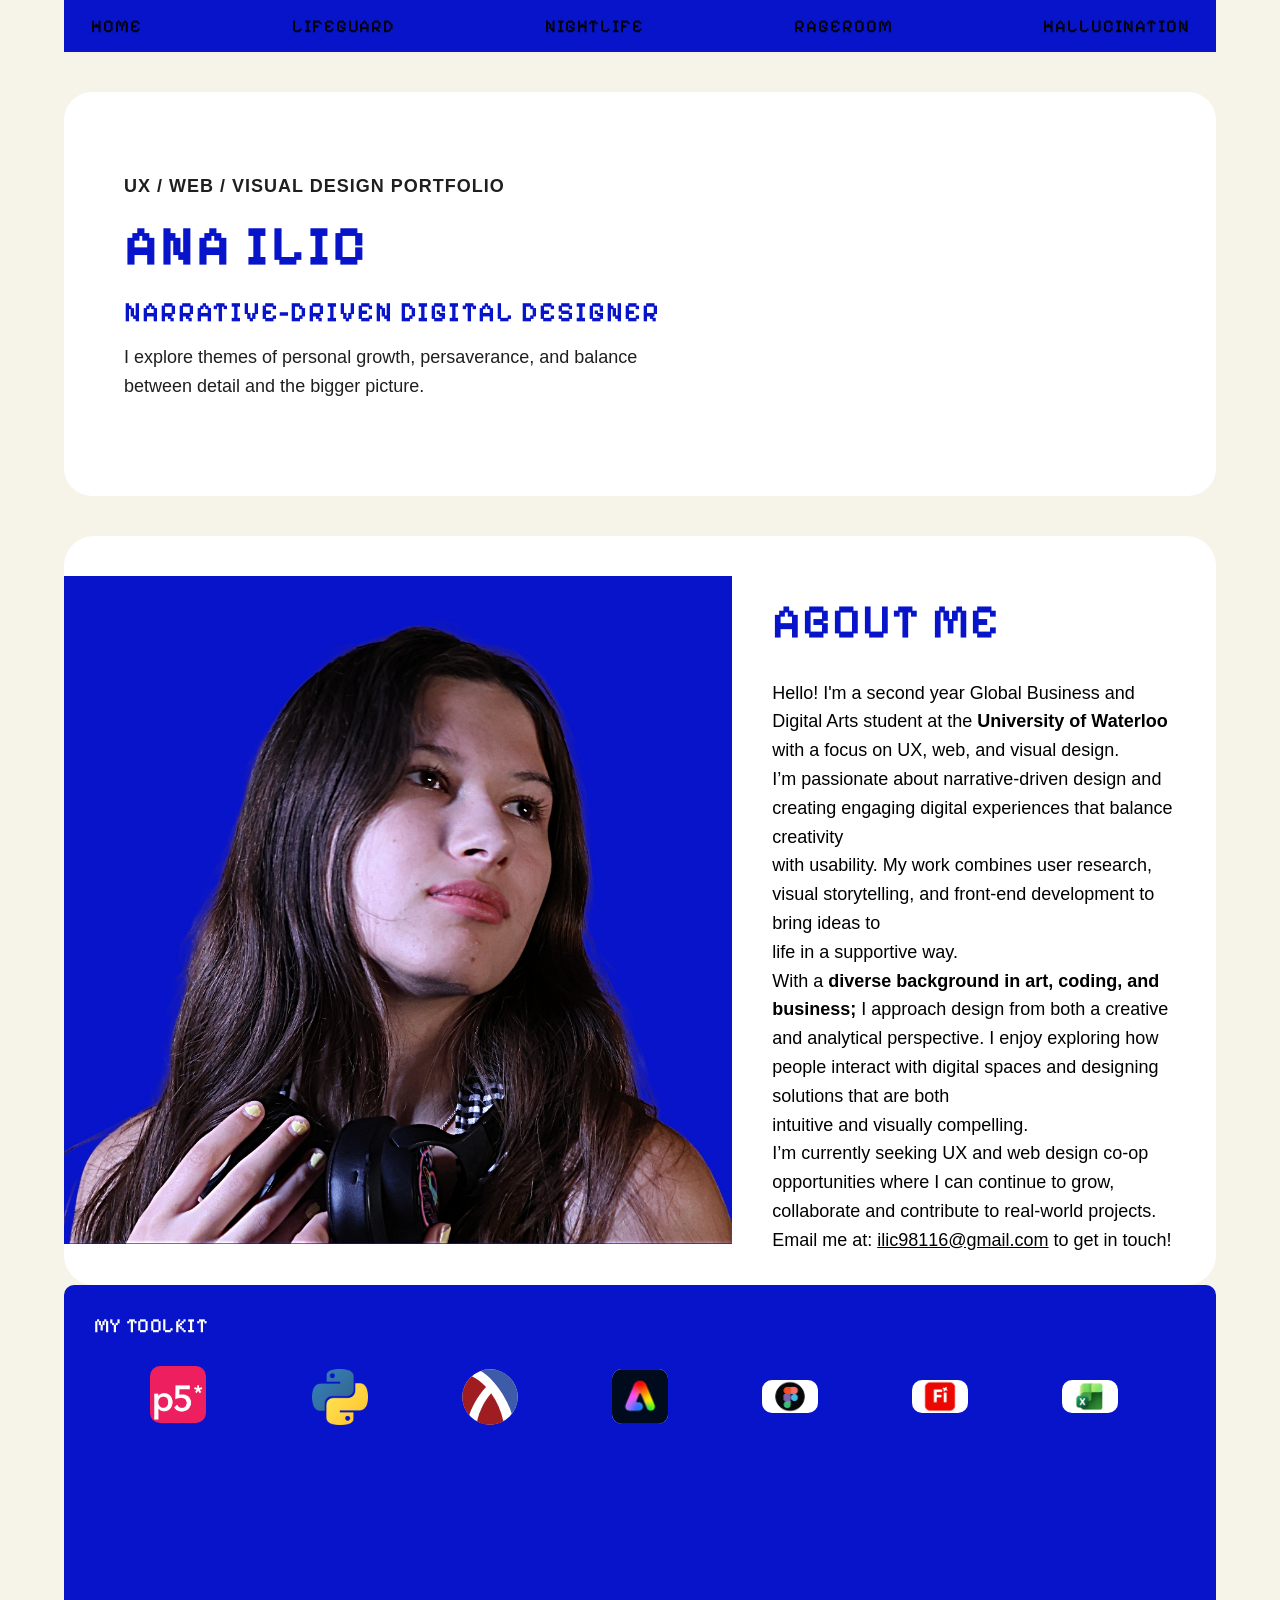
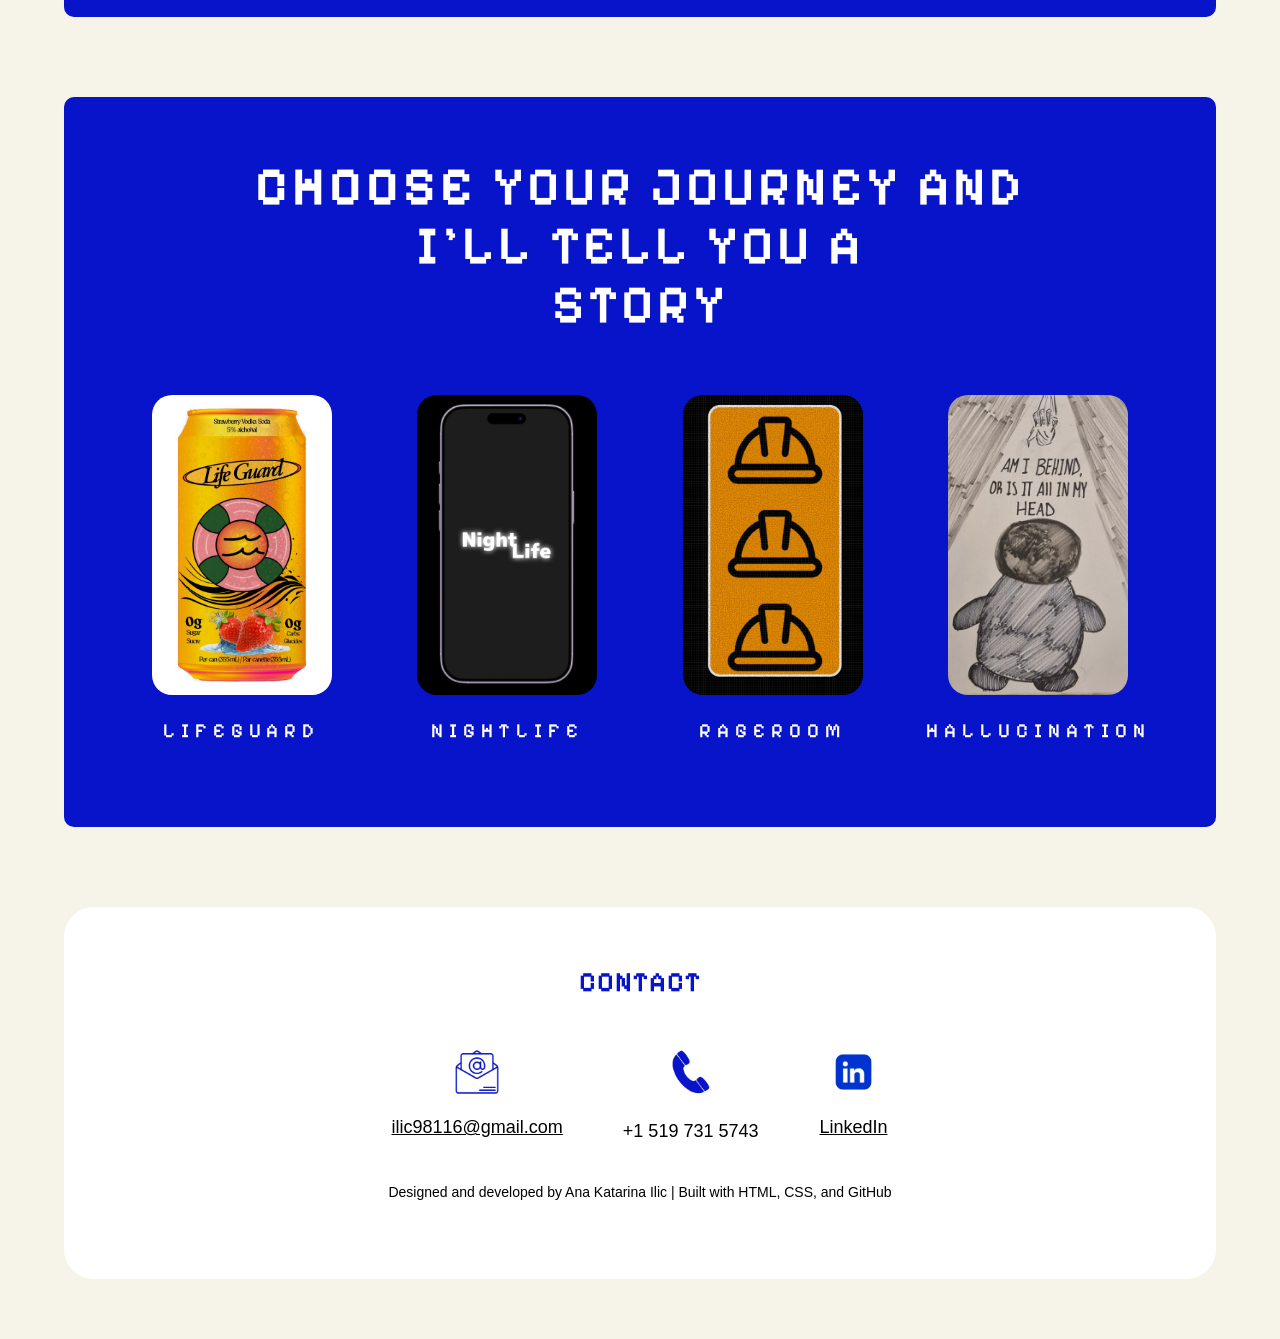
<file: index.html>
<!DOCTYPE html>
<html lang="en-CA">
<head>
  <meta charset="UTF-8">
  <meta name="viewport" content="width=device-width, initial-scale=1.0">
  <title>Ana Katarina Ilic Portfolio</title>
  <!-- Google Fonts -->
  <link rel="preconnect" href="https://fonts.googleapis.com">
  <link rel="preconnect" href="https://fonts.gstatic.com" crossorigin>
  <link href="https://fonts.googleapis.com/css2?family=Funnel+Display:wght@300;400;500;600;700;800&family=Pixelify+Sans:wght@400;500;600;700&display=swap" rel="stylesheet">

  <!-- CSS -->
  <link rel="stylesheet" href="css/style.css">  
</head>

<body>
  <div class="page">
    <nav>
      <a href="index.html"> Home </a>
      <a href="digital.html"> LifeGuard </a>
      <a href="analogue.html"> Nightlife </a>
      <a href="ai.html"> RageRoom </a>
      <a href="film.html"> Hallucination </a>  
    </nav>

<section class="home-hero">
  <p class="eyebrow"> UX / Web / Visual Design Portfolio </p>
  <h1>Ana Ilic</h1>
  <h2> Narrative-Driven Digital Designer</h2>
  <p>  I explore themes of personal growth, persaverance, and balance <br> between detail and the bigger picture.</p>
</section>

    
    <section class="about-section">
    <div class="about-card">
    <div class="about-top">
    <div class="about-image">
    <img src="Images/COOP_Profile_Pic.jpeg" alt="Photo of myself">  
    </div> 
    <div class="about-text">
    <h2> About Me </h2>
    <p>  
    Hello! I'm a second year Global Business and Digital Arts student at the <b> University of Waterloo </b> with a focus on UX, web, and visual design. <br>
    I’m passionate about narrative-driven design and creating engaging digital experiences that balance creativity <br> with usability. My work combines user research, visual storytelling, and front-end development to bring ideas to <br> life in a supportive way.
    <br> 
    With a <b> diverse background in art, coding, and business; </b> I approach design from both a creative and analytical perspective. I enjoy exploring how people interact with digital spaces and designing solutions that are both <br> intuitive and visually compelling.
    <br>
    I’m currently seeking UX and web design co-op opportunities where I can continue to grow, <br> collaborate and contribute to real-world projects.
    <br>
    Email me at: <a href="mailto:ilic98116@gmail.com" class="email-link">ilic98116@gmail.com</a> to get in touch!
    </p>
  </div>  
</div> 
</div>
      
 <div class="toolkit-bar">
 <h3> My Toolkit </h3> 
 <div class="toolkit-grid">
 <div class="tool-box">
 <a href="https://www.youtube.com/embed/AYHyxYNlCZE?si=G9pHOmutD4SOPX8w">
 <img src="Images/P5.png" alt="P5.js icon"> 
 </a> </div> 
 <div class="tool-box">
 <img src="Images/Python-logo.png" alt="python icon"> </div> 
 <div class="tool-box">
 <img src="Images/Racket-logo.svg" alt="racket icon"> </div> 
 <div class="tool-box">
 <img src="Images/adobe_express_icon.jpeg" alt="Adobe express icon"> 
 </div> 
 <div class="tool-box">
 <img src="Images/figma_icon.jpeg" alt="figma icon"> </div>   
 <div class="tool-box">
 <img src="Images/firefly_icon.jpeg" alt="Firefly icon"> </div>
 <div class="tool-box">
 <img src="Images/excel_icon.jpeg" alt="Excel Icon"> </div>
 <div class="tool-box">
   </div>
  </div>         
 </div>
</section>
    
<section class="journey-section">
<div class="journey-panel">
<h2 class="journey-title">
<span class="bold-word"> CHOOSE </span> your Journey AND <br>
I'll tell YOU a <br>
 STORY
</h2>

<div class="journey-grid">
<div class="journey-item">
<a href="digital.html">
<img src="Images/LifeGuard37.jpeg" alt="Rebrand Preview">   
<p> LifeGuard </p>
</a>
</div>  
  
<div class="journey-item">
<a href="analogue.html">
<img src="Images/LifeGuard381.jpeg" alt="Nightlife Preview">   
<p> Nightlife </p>
</a>
</div> 
  
<div class="journey-item">
<a href="ai.html">
<img src="LifeGuard39.jpeg" alt="Rageroom Preview">   
<p> RageRoom </p>
</a>
</div>   
  
<div class="journey-item">
<a href="film.html">
<img src="Images/LifeGuard382.jpeg" alt="Story Preview">   
<p> Hallucination </p>
</a>
</div>  
 </div>
  </div>    
   </section>
    
      

<section class="contact-section">
  <h2>Contact</h2>
  <div class="contact-grid">
  <div class="contact-item">
  <img src="Images/email.jpeg" class="contact-icon" alt="email icon">
  <a href="mailto:ilic98116@gmail.com">ilic98116@gmail.com</a>
  </div>
  <div class="contact-item">
  <img src="Images/phone.jpeg" class="contact-icon" alt="phone icon">
  <p>+1 519 731 5743</p>
  </div>
  <div class="contact-item">
  <img src="Images/linked.jpeg" class="contact-icon" alt="linked icon">
  <a href="https://www.linkedin.com/feed" target="_blank">LinkedIn</a>
  </div>
  </div>
  <p class="footer-credit">
  Designed and developed by Ana Katarina Ilic | Built with HTML, CSS, and GitHub
</p>
</section>    
</div>   
</body>  
</html>
</file>
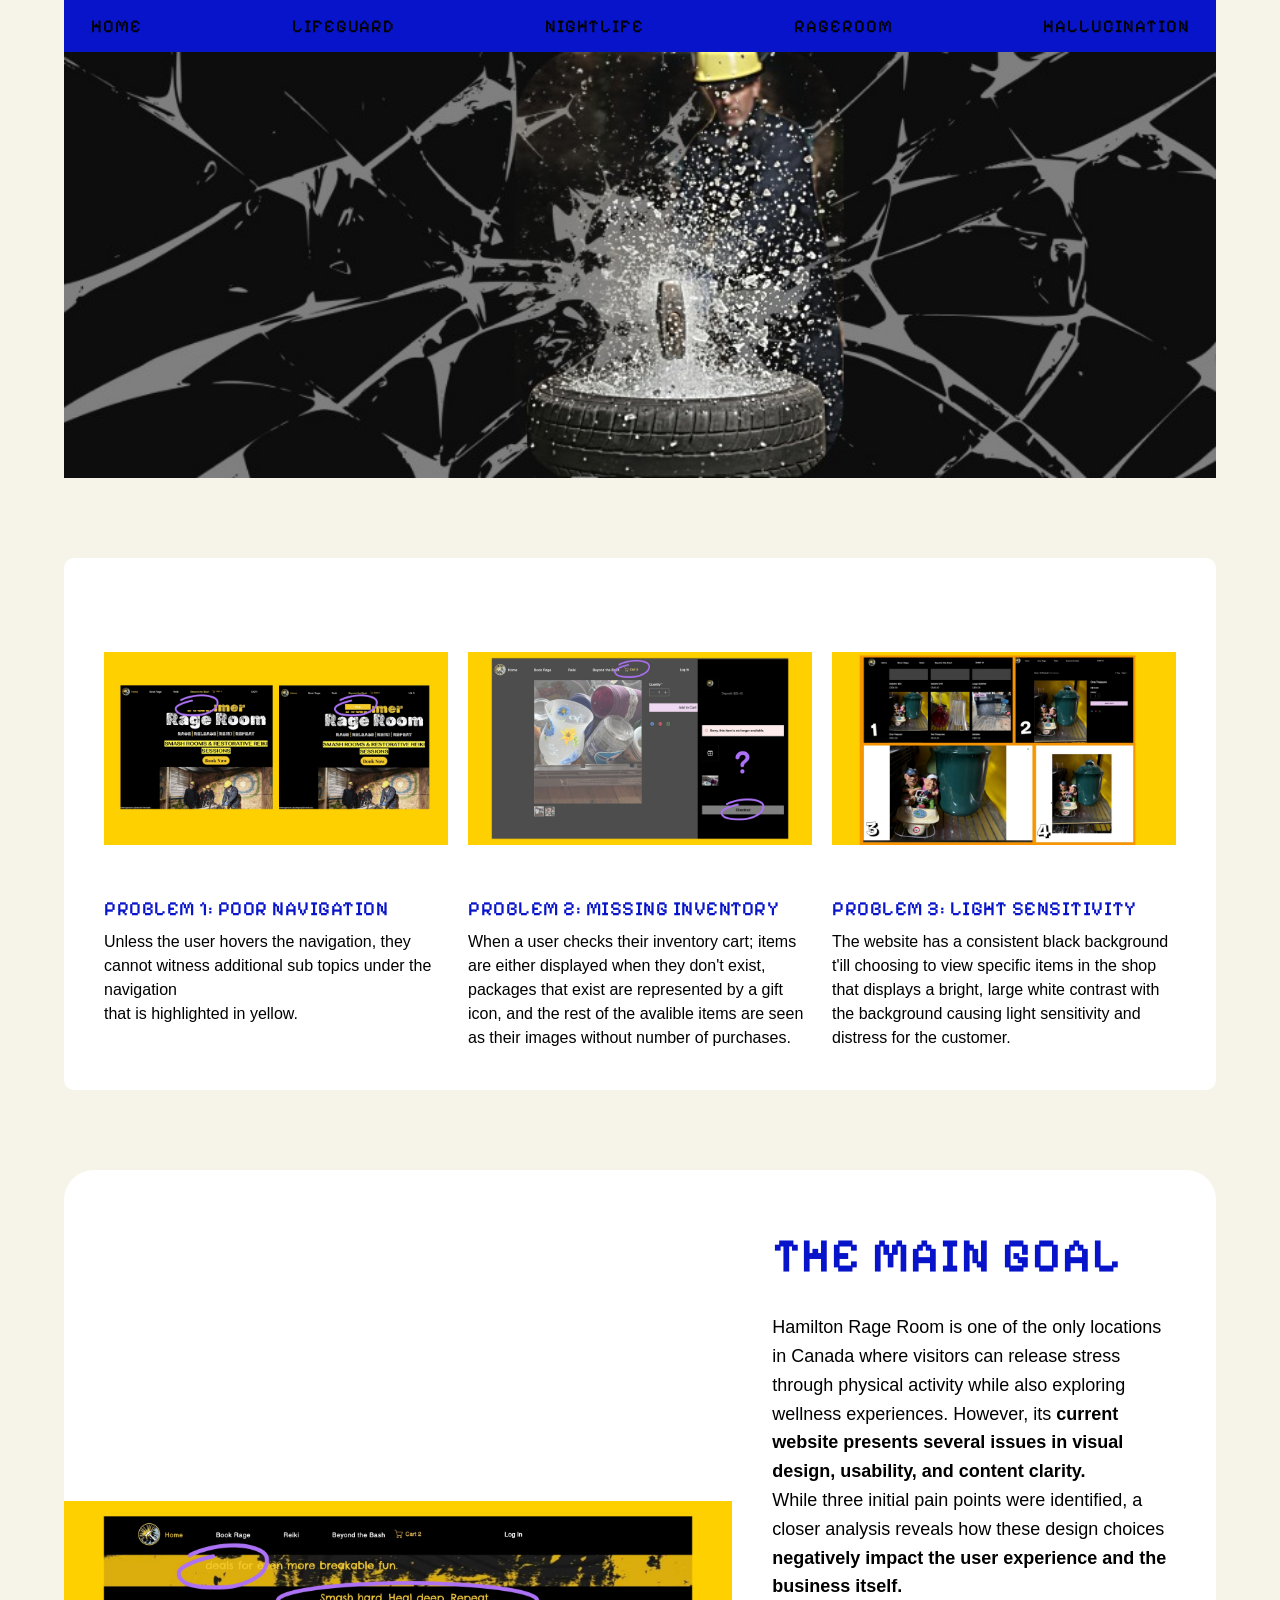
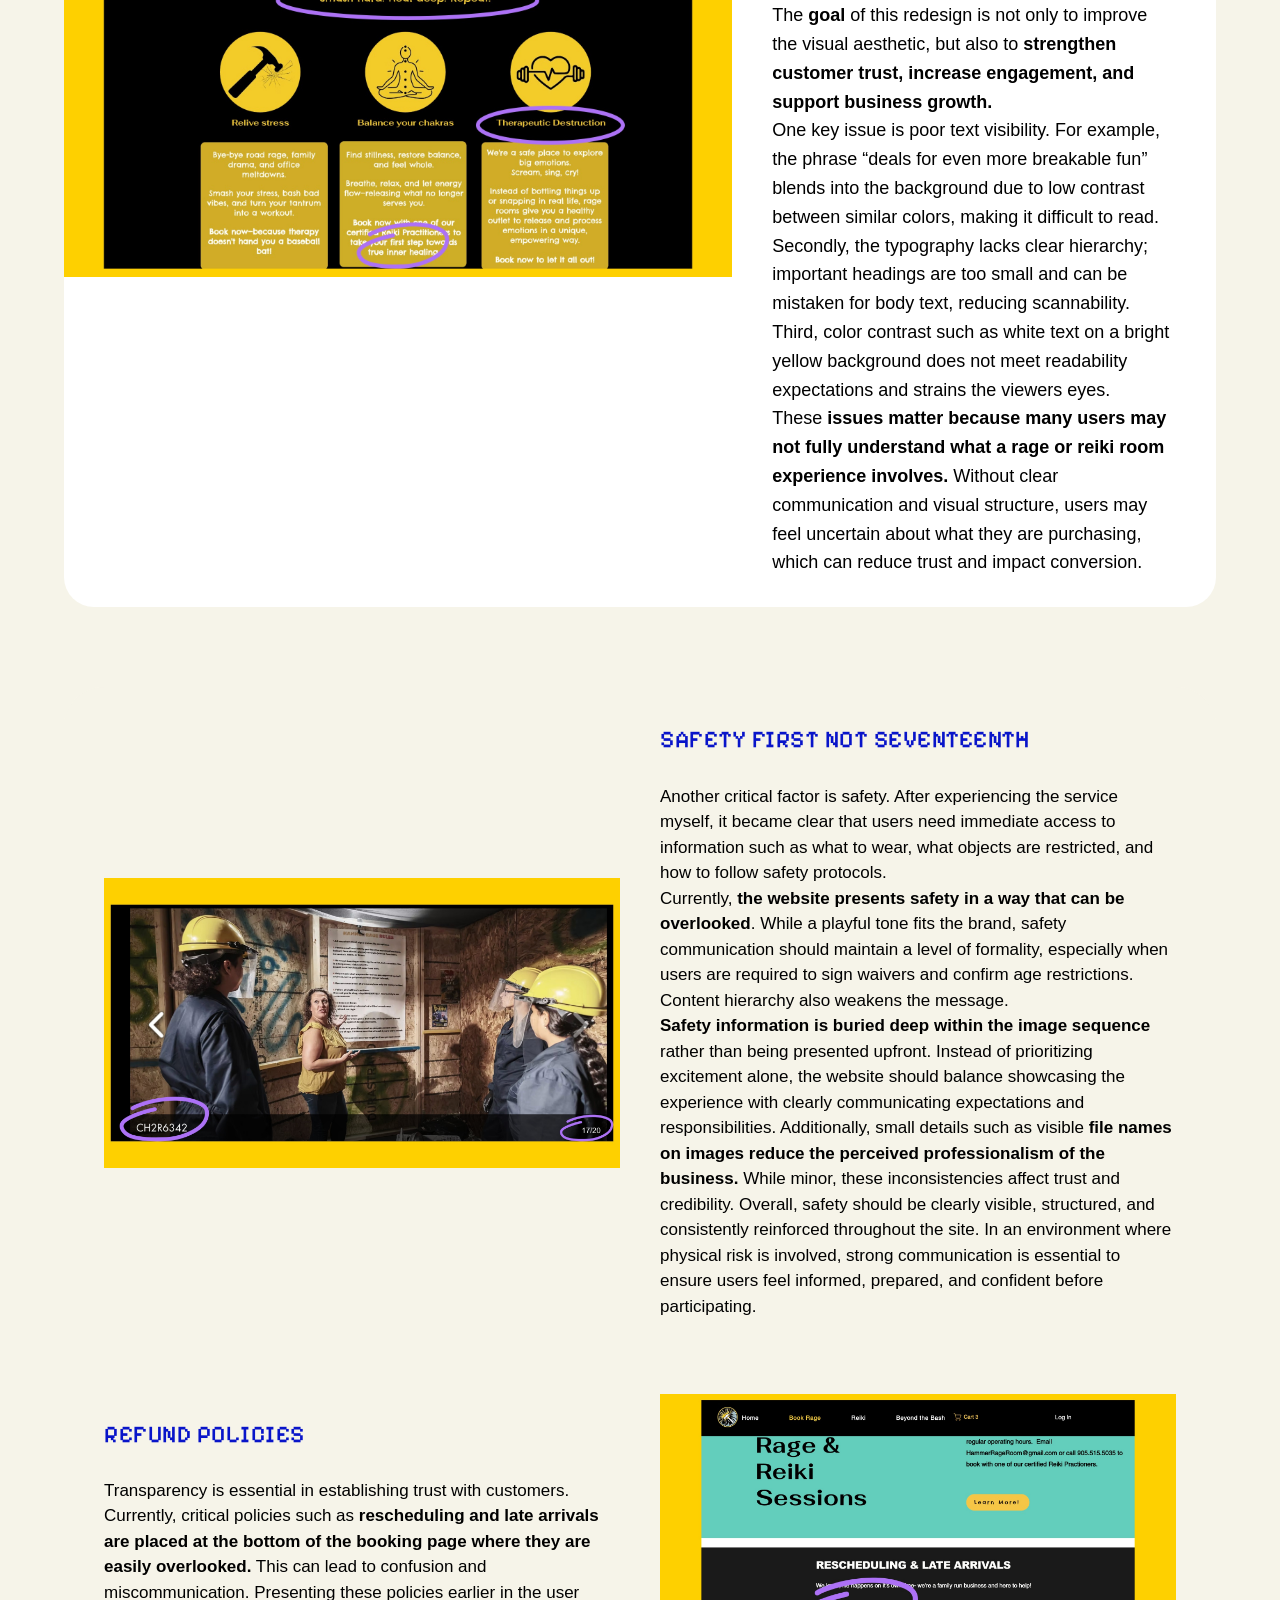
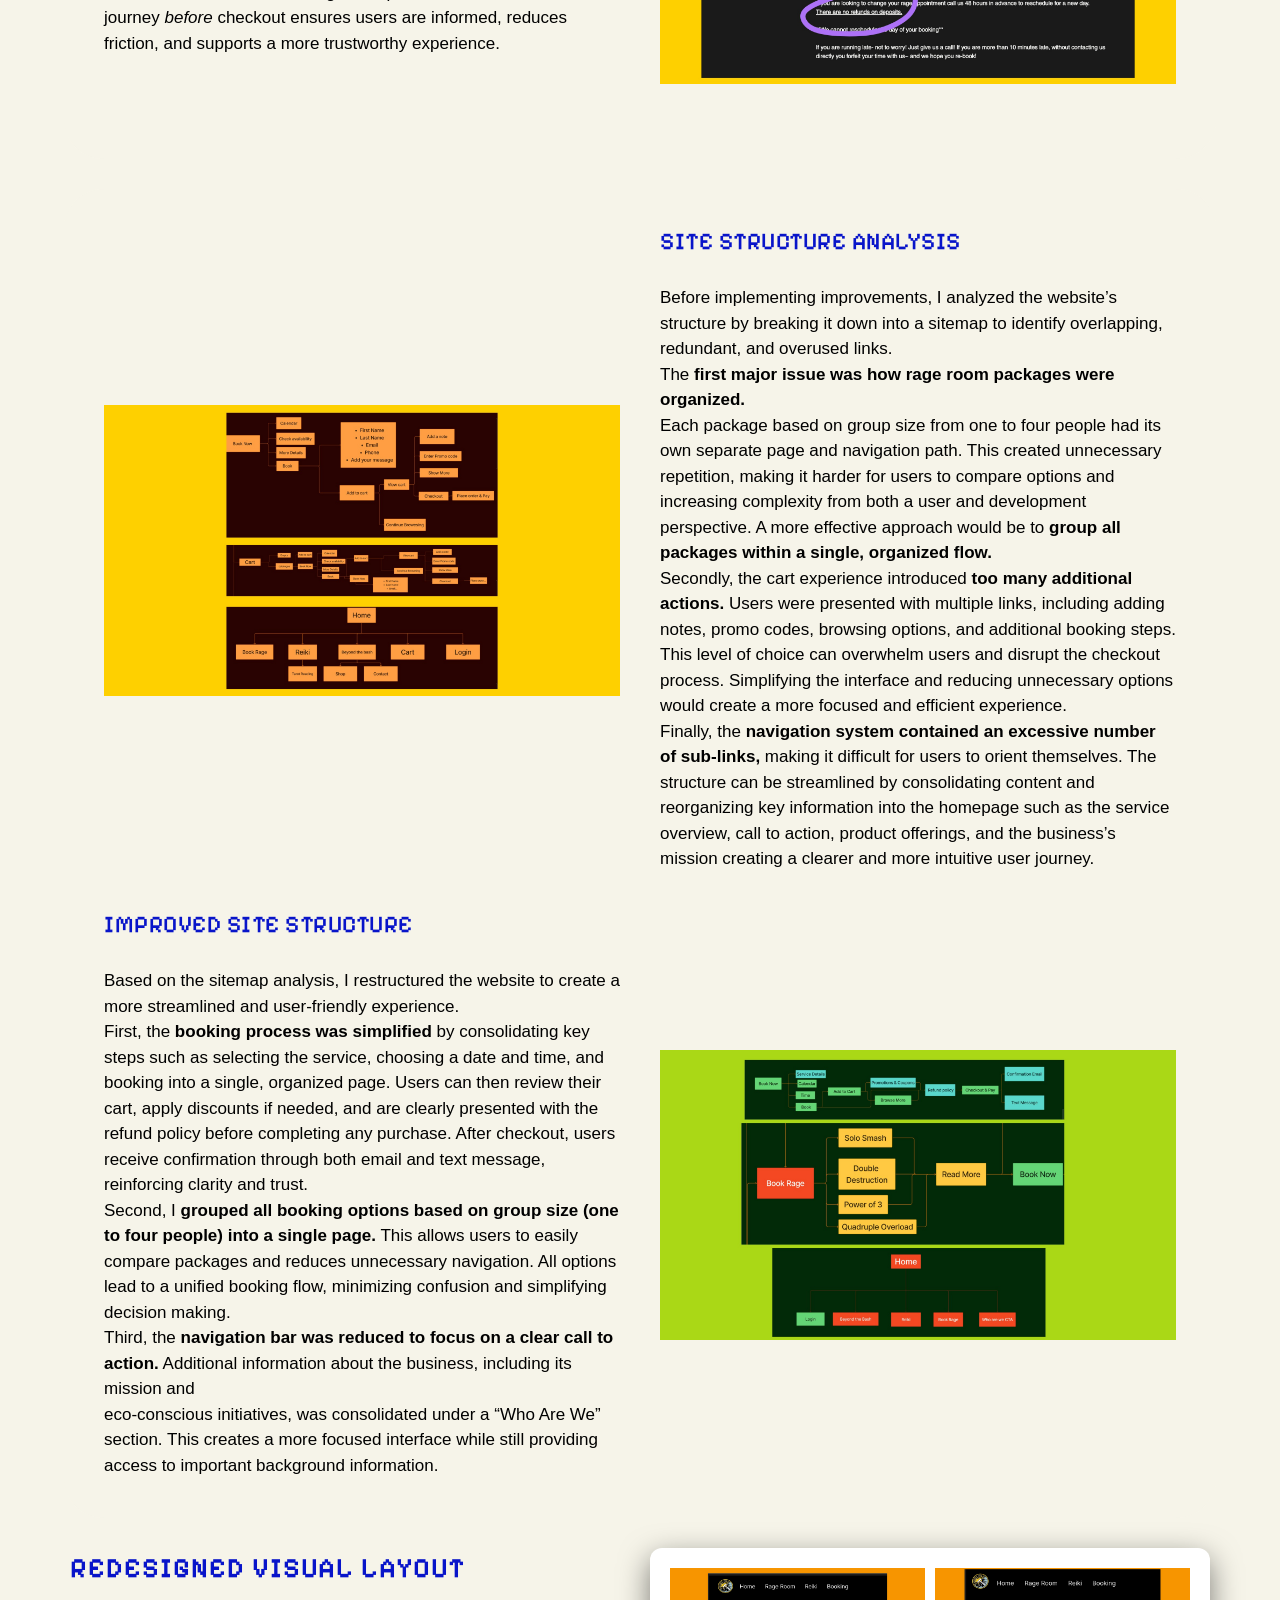
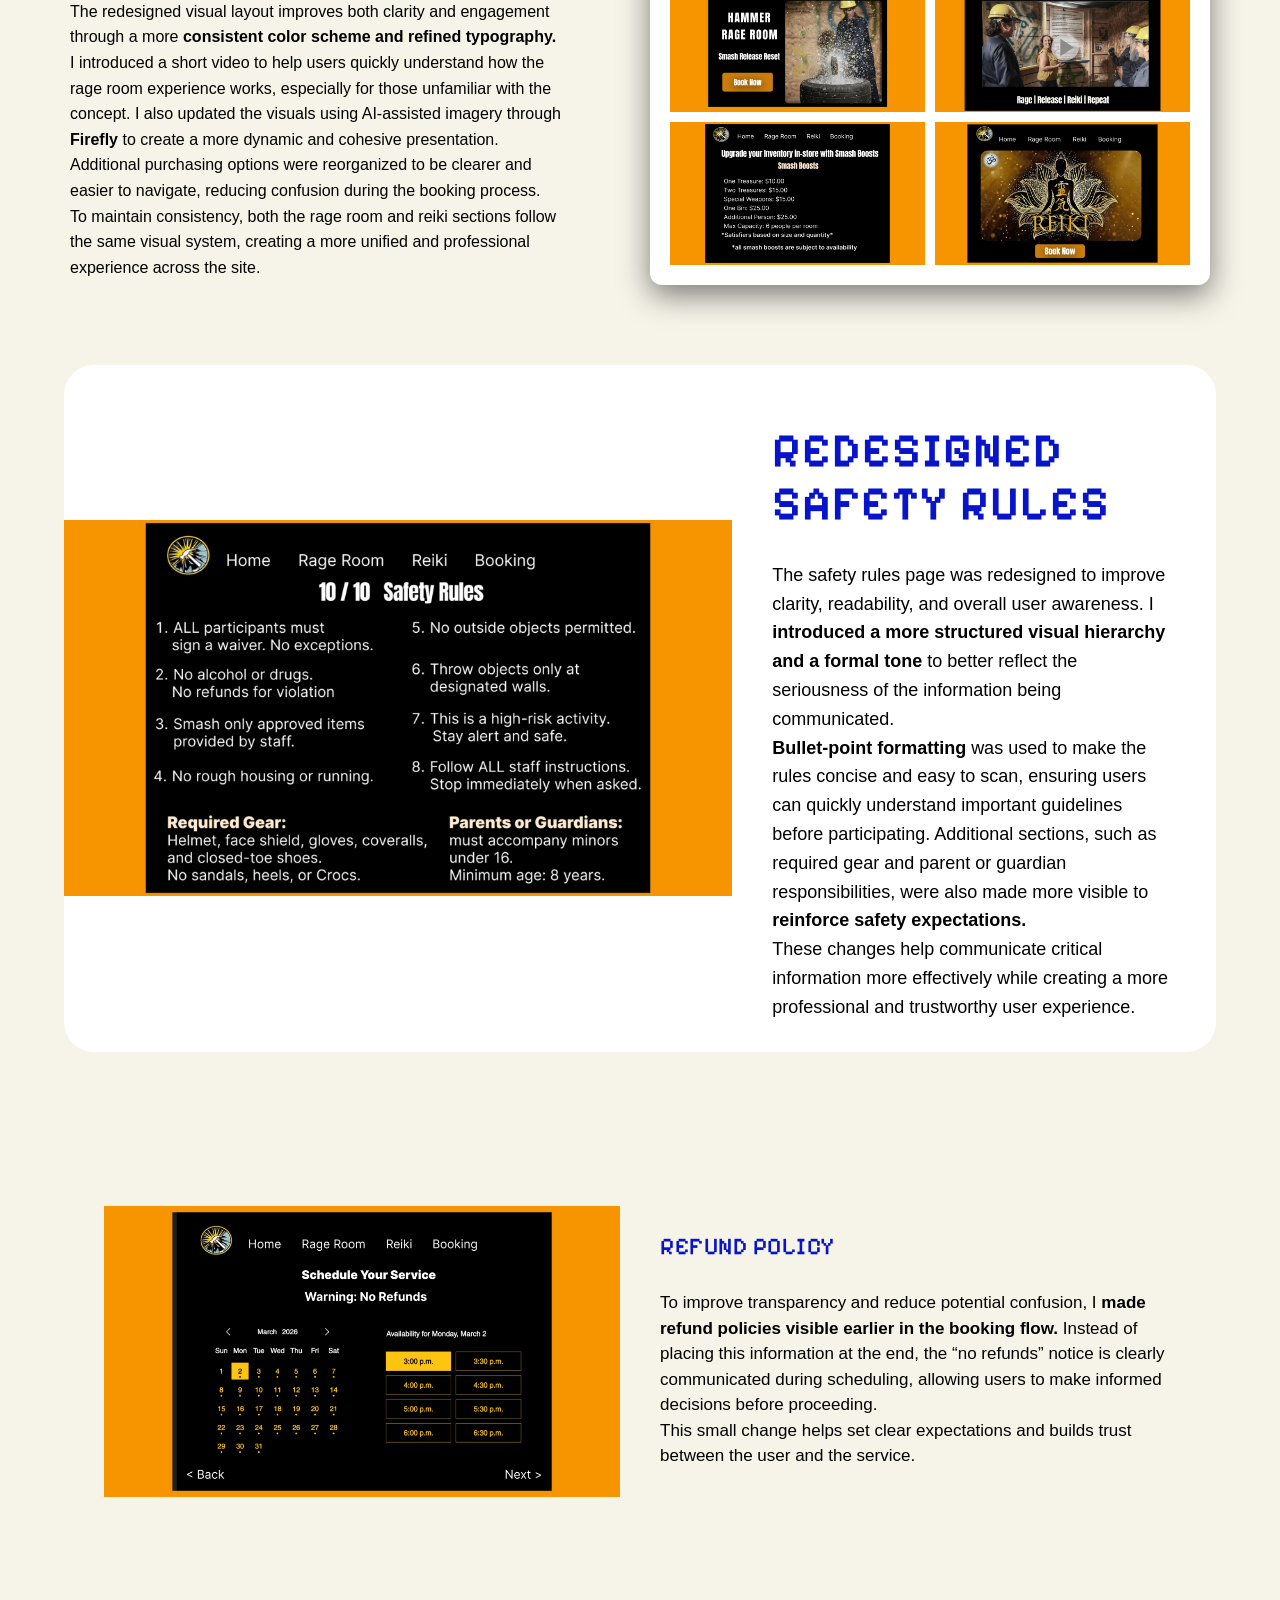
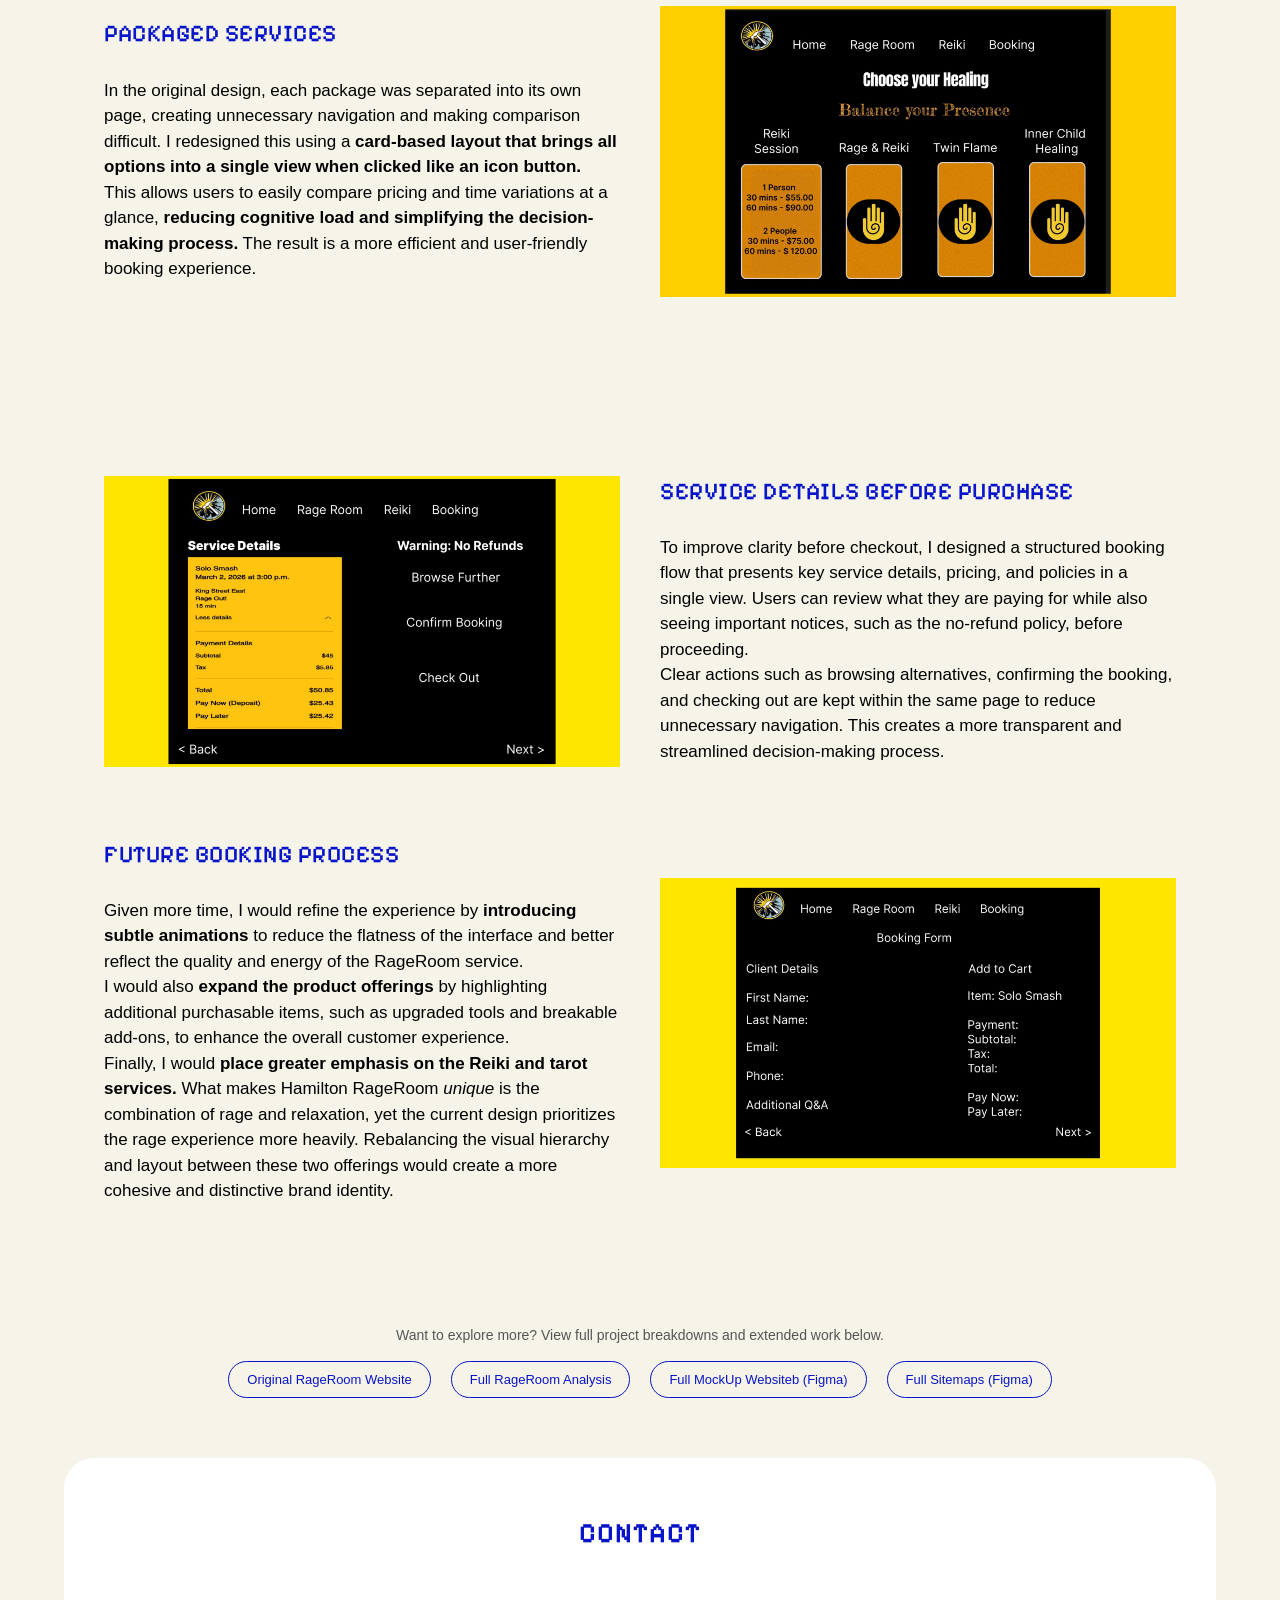
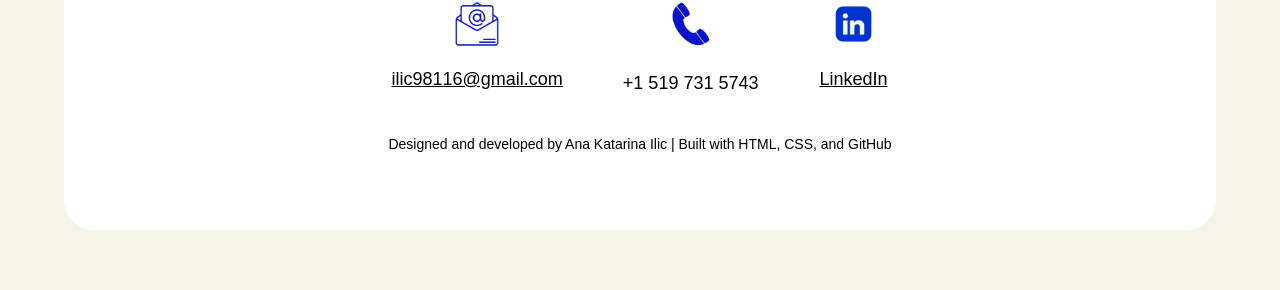
<file: ai.html>
<!DOCTYPE html>
<html lang="en-CA">
<head>
  <meta charset="UTF-8">
  <meta name="viewport" content="width=device-width, initial-scale=1.0">
  <title>Ana Katarina Ilic Portfolio</title>
  <!-- Google Fonts -->
  <link rel="preconnect" href="https://fonts.googleapis.com">
  <link rel="preconnect" href="https://fonts.gstatic.com" crossorigin>
  <link href="https://fonts.googleapis.com/css2?family=Funnel+Display:wght@300;400;500;600;700;800&family=Pixelify+Sans:wght@400;500;600;700&display=swap" rel="stylesheet">
  <link rel="stylesheet" href="css/style.css">  
</head>

<body>
  <div class="page">
    <nav>
      <a href="index.html">Home</a>
      <a href="digital.html">LifeGuard</a>
      <a href="analogue.html">Nightlife</a>
      <a href="ai.html">RageRoom</a>
      <a href="film.html">Hallucination</a>  
    </nav>

    <section class="Business_Card1">
      <img src="Images/WebsiteCritiquePortfolio21.jpeg" alt="Hero statement with business card">
    </section>  

<!-- The 3 Drawings The AI Generation using Nude drawing Grid-->
<section class="analogue-nude-drawings">
   <div class="analogue-nude-container">
   <div class="analogue-nude-grid">
   <div class="nude-item">
   <img src="Images/WebsiteCritique1.jpeg" alt=" AI Prompy of my name">
   <h3> Problem 1: Poor Navigation </h3>
   <p> Unless the user hovers the navigation, they cannot witness additional sub topics under the navigation <br> that is highlighted in yellow.</p>
   </div>

   <div class="nude-item">
   <img src="Images/WebsiteCritique2.jpeg" alt=" AI Eyeballs">
   <h3> Problem 2: Missing Inventory </h3>
   <p> When a user checks their inventory cart; items are either displayed when they don't exist, packages that exist are represented by a gift icon, and the rest of the avalible items are seen as their images without number of purchases. </p>
   </div>

   <div class="nude-item">
   <img src="Images/WebsiteCritiquePortfolio5.jpeg" alt=" AI Drawing">
   <h3> Problem 3: Light sensitivity </h3>
   <p> The website has a consistent black background t'ill choosing to view specific items in the shop that displays a bright, large white contrast with the background causing light sensitivity and distress for the customer.   </p>
   </div>
   </div>
   </div>
   </section>
    
   <!-- Add Profile Pic Grid for 202 Poster Rouph -->
   <section class="about-section">
   <div class="about-card">
   <div class="about-top">
   <div class="about-image">
   <img src="Images/WebsiteCritiquePortfolio6.jpeg" alt="Original 202 Poster">  
   </div> 
   <div class="about-text">
   <h2> The Main Goal </h2>
<p>
Hamilton Rage Room is one of the only locations in Canada where visitors can release stress through physical activity while also exploring wellness experiences. However, its <b>current website presents several issues in visual design, usability, and content clarity.</b>
<br>
While three initial pain points were identified, a closer analysis reveals how these design choices <b>negatively impact the user experience and the business itself.</b> <br> The <b>goal</b> of this redesign is not only to improve the visual aesthetic, but also to <b>strengthen customer trust, increase engagement, and support business growth.</b>
<br>
One key issue is poor text visibility. For example, the phrase “deals for even more breakable fun” blends into the background due to low contrast between similar colors, making it difficult to read. Secondly, the typography lacks clear hierarchy; important headings are too small and can be mistaken for body text, reducing scannability. Third, color contrast such as white text on a bright yellow background does not meet readability expectations and strains the viewers eyes.
<br>
These <b>issues matter because many users may not fully understand what a rage or reiki room experience involves.</b> Without clear communication and visual structure, users may feel uncertain about what they are purchasing, which can reduce trust and impact conversion.
</p>
   </div>  
   </div>      
   </div>
   </section>  
 
  <!-- This will be where all the 202 rebranding goes -->
<section class="analogue-section">
<div class="analogue-container">
<div class="analogue-grid">
<!-- Top Left Image -->
<div class="analogue-item">
<img src="Images/WebsiteCritiquePortfolio7.jpeg" alt=" Rebrand Brain storm">
</div> 
<!-- Top Right Text -->
<div class="analogue-text top-text">
<h3> Safety First Not Seventeenth </h3>
<p>
Another critical factor is safety. After experiencing the service myself, it became clear that users need immediate access to information such as what to wear, what objects are restricted, and how to follow safety protocols.
<br> Currently, <b> the website presents safety in a way that can be overlooked</b>. While a playful tone fits the brand, safety communication should maintain a level of formality, especially when users are required to sign waivers and confirm age restrictions.
  
Content hierarchy also weakens the message. <br> <b>Safety information is buried deep within the image sequence</b> rather than being presented upfront. Instead of prioritizing excitement alone, the website should balance showcasing the experience with clearly communicating expectations and responsibilities.

Additionally, small details such as visible <b>file names on images reduce the perceived professionalism of the business.</b> While minor, these inconsistencies affect trust and credibility.

Overall, safety should be clearly visible, structured, and consistently reinforced throughout the site. In an environment where physical risk is involved, strong communication is essential to ensure users feel informed, prepared, and confident before participating.
</p>
</div>

<!-- Bottom Left Text -->
<div class="analogue-text bottom-text">
<h3> Refund Policies </h3>
<p>
Transparency is essential in establishing trust with customers. Currently, critical policies such as <b>rescheduling and late arrivals are placed at the bottom of the booking page where they are easily overlooked.</b> This can lead to confusion and miscommunication. Presenting these policies earlier in the user journey <i>before</i> checkout ensures users are informed, reduces friction, and supports a more trustworthy experience.
</p>
</div>

<!-- Bottom Right Image -->
<div class="analogue-item">
<img src="Images/WebsiteCritiquePortfolio8.jpeg" alt="Rebrand Brainstorm">
</div>
  </div>
    </div>
     </section> 
    
    
 <!-- This will be where all the 202 rebranding goes -->
<section class="analogue-section">
<div class="analogue-container">
<div class="analogue-grid">
<!-- Top Left Image -->
<div class="analogue-item">
<img src="Images/WebsiteCritiquePortfolio10.jpeg" alt=" Rebrand Brain storm">
</div> 
<!-- Top Right Text -->
<div class="analogue-text top-text">
<h3> Site Structure Analysis </h3>
<p>
Before implementing improvements, I analyzed the website’s structure by breaking it down into a sitemap to identify overlapping, redundant, and overused links.
<br>
The <b>first major issue was how rage room packages were organized.</b> <br> Each package based on group size from one to four people had its own separate page and navigation path. This created unnecessary repetition, making it harder for users to compare options and increasing complexity from both a user and development perspective. A more effective approach would be to <b>group all packages within a single, organized flow.</b>
<br>
Secondly, the cart experience introduced <b>too many additional actions.</b> Users were presented with multiple links, including adding notes, promo codes, browsing options, and additional booking steps. This level of choice can overwhelm users and disrupt the checkout process. Simplifying the interface and reducing unnecessary options would create a more focused and efficient experience.
<br>
Finally, the <b>navigation system contained an excessive number of sub-links,</b> making it difficult for users to orient themselves. The structure can be streamlined by consolidating content and reorganizing key information into the homepage such as the service overview, call to action, product offerings, and the business’s mission creating a clearer and more intuitive user journey.
</p>
</div>

<!-- Bottom Left Text -->
<div class="analogue-text bottom-text">
<h3> Improved Site Structure </h3>
<p>
Based on the sitemap analysis, I restructured the website to create a more streamlined and user-friendly experience.
<br>
First, the <b>booking process was simplified</b> by consolidating key steps such as selecting the service, choosing a date and time, and booking into a single, organized page. Users can then review their cart, apply discounts if needed, and are clearly presented with the refund policy before completing any purchase. After checkout, users receive confirmation through both email and text message, reinforcing clarity and trust.
<br>
Second, I <b>grouped all booking options based on group size (one to four people) into a single page.</b> This allows users to easily compare packages and reduces unnecessary navigation. All options lead to a unified booking flow, minimizing confusion and simplifying decision making.
<br>
Third, the <b>navigation bar was reduced to focus on a clear call to action.</b> Additional information about the business, including its mission and <br> eco-conscious initiatives, was consolidated under a “Who Are We” section. This creates a more focused interface while still providing access to important background information.
</p>
</div>

<!-- Bottom Right Image -->
<div class="analogue-item">
<img src="Images/WebsiteCritiquePortfolio11.jpeg" alt="Rebrand Brainstorm">
</div>
  </div>
    </div>
     </section>    
    
    
    
  <section class="gallery-section right">
  <div class="section-content">
  <div class="text-box">
  <h2> Redesigned visual Layout </h2>
 <p>
The redesigned visual layout improves both clarity and engagement through a more <b>consistent color scheme and refined typography.</b> <br>I introduced a short video to help users quickly understand how the rage room experience works, especially for those unfamiliar with the concept.
I also updated the visuals using AI-assisted imagery through <b>Firefly</b> to create a more dynamic and cohesive presentation. Additional purchasing options were reorganized to be clearer and easier to navigate, reducing confusion during the booking process.
<br>
To maintain consistency, both the rage room and reiki sections follow the same visual system, creating a more unified and professional experience across the site.
</p>
</div>

<div class="art-grid1">
<img src="Images/WebsiteCritiquePortfolio12.1.jpeg" alt="card 1">
<img src="Images/WebsiteCritiquePortfolio12.2.jpeg" alt="card 2">
<img src="Images/WebsiteCritiquePortfolio12.3.jpeg" alt="card 3">
<img src="Images/WebsiteCritiquePortfolio13.1.jpeg" alt="card 4">
</div>
</div>
</section>
    
 <!-- This should be where the are Packaging should be; High fidelity -->
 <section class="about-section">
 <div class="about-card">
 <div class="about-top">
 <div class="about-image">
 <img src="Images/WebsiteCritiquePortfolio13.2.jpeg" alt="Photo of 204 card box">  
 </div> 
 <div class="about-text">
 <h2> Redesigned <br> Safety Rules </h2>
<p>
The safety rules page was redesigned to improve clarity, readability, and overall user awareness. I <b>introduced a more structured visual hierarchy and a formal tone</b> to better reflect the seriousness of the information being communicated.
<br>
<b>Bullet-point formatting </b>was used to make the rules concise and easy to scan, ensuring users can quickly understand important guidelines before participating. Additional sections, such as required gear and parent or guardian responsibilities, were also made more visible to <b>reinforce safety expectations.</b>
<br>
These changes help communicate critical information more effectively while creating a more professional and trustworthy user experience.
</p>
  </div>  
</div> 
</div>
</section>
    
    
<!-- This will be where all the 202 rebranding goes -->
<section class="analogue-section">
<div class="analogue-container">
<div class="analogue-grid">
<!-- Top Left Image -->
<div class="analogue-item">
<img src="Images/WebsiteCritiquePortfolio13.3.jpeg" alt=" Rebrand Brain storm">
</div> 
<!-- Top Right Text -->
<div class="analogue-text top-text">
<h3> Refund Policy </h3>
<p>
To improve transparency and reduce potential confusion, I <b>made refund policies visible earlier in the booking flow.</b> Instead of placing this information at the end, the “no refunds” notice is clearly communicated during scheduling, allowing users to make informed decisions before proceeding.
<br>
This small change helps set clear expectations and builds trust between the user and the service.
</p>
</div>

<!-- Bottom Left Text -->
<div class="analogue-text bottom-text">
<h3> Packaged Services </h3>
<p>
In the original design, each package was separated into its own page, creating unnecessary navigation and making comparison difficult. I redesigned this using a <b>card-based layout that brings all options into a single view when clicked like an icon button.</b>
<br>
This allows users to easily compare pricing and time variations at a glance, <b>reducing cognitive load and simplifying the decision-making process.</b>  The result is a more efficient and user-friendly booking experience.
</p>
</div>

<!-- Bottom Right Image -->
<div class="analogue-item">
<img src="Images/WebsiteCritiquePortfolio14.1.jpeg" alt="Rebrand Brainstorm">
</div>
  </div>
    </div>
     </section> 
      
  <section class="analogue-section">
<div class="analogue-container">
<div class="analogue-grid">
  
  
 

<!-- Top Left Image -->
<div class="analogue-item">
<img src="Images/WebsiteCritiquePortfolio14.2.jpeg" alt="Life Guard Packaging">
</div> 

<!-- Top Right Text -->
<div class="analogue-text top-text">
<h3> Service details Before Purchase </h3>
<p>
To improve clarity before checkout, I designed a structured booking flow that presents key service details, pricing, and policies in a single view. Users can review what they are paying for while also seeing important notices, such as the no-refund policy, before proceeding.
<br>
Clear actions such as browsing alternatives, confirming the booking, and checking out are kept within the same page to reduce unnecessary navigation. This creates a more transparent and streamlined decision-making process.
</p>
</div>

<!-- Bottom Left Text -->
<div class="analogue-text bottom-text">
<h3> Future Booking Process</h3>
<p>
Given more time, I would refine the experience by <b>introducing subtle animations</b> to reduce the flatness of the interface and better reflect the quality and energy of the RageRoom service. 
<br>
I would also <b>expand the product offerings</b> by highlighting additional purchasable items, such as upgraded tools and breakable add-ons, to enhance the overall customer experience.
<br>
Finally, I would <b>place greater emphasis on the Reiki and tarot services.</b> What makes Hamilton RageRoom <i>unique</i> is the combination of rage and relaxation, yet the current design prioritizes the rage experience more heavily. Rebalancing the visual hierarchy and layout between these two offerings would create a more cohesive and distinctive brand identity.
</p>
</div>

<!-- Bottom Right Image -->
<div class="analogue-item">
<img src="Images/WebsiteCritiquePortfolio14.3.jpeg" alt="Life guard Prototype">
</div>
  </div>
    </div>
     </section> 

    
 <section class="extra-links">
  <p class="extra-text">
    Want to explore more? View full project breakdowns and extended work below.
  </p>

  <div class="extra-links-grid">
    <a href="https://www.hammerrageroom.ca/" target="_blank"> Original RageRoom Website</a>
    <a href="https://www.youtube.com/embed/NRNO7paJtno?si=-rlZA6KxLKd-OaiX" target="_blank">Full RageRoom Analysis</a>
    <a href="https://www.figma.com/design/t65JHXMgNzxUfYTrp6a8tM/Mock-Ups?node-id=0-1&p=f&t=F7EQbmgqsAl3ItM4-0" target="_blank"> Full MockUp Websiteb (Figma)</a>
    <a href="https://www.figma.com/board/d71YsHqnJxGQnKBoSmIDDg/Original---Redesigned-Site-Maps?node-id=0-1&t=F7EQbmgqsAl3ItM4-1" target="_blank"> Full Sitemaps (Figma) </a>
  </div>
</section>     
    
<section class="contact-section">
  <h2>Contact</h2>
  <div class="contact-grid">
  <div class="contact-item">
  <img src="Images/email.jpeg" class="contact-icon" alt="email icon">
  <a href="mailto:ilic98116@gmail.com">ilic98116@gmail.com</a>
  </div>
  <div class="contact-item">
  <img src="Images/phone.jpeg" class="contact-icon" alt="phone icon">
  <p>+1 519 731 5743</p>
  </div>
  <div class="contact-item">
  <img src="Images/linked.jpeg" class="contact-icon" alt="linked icon">
  <a href="https://www.linkedin.com/feed" target="_blank">LinkedIn</a>
  </div>
  </div>
  <p class="footer-credit">
  Designed and developed by Ana Katarina Ilic | Built with HTML, CSS, and GitHub
</p>
</section>   
    
  </div> 
</body>  
</html>
</file>
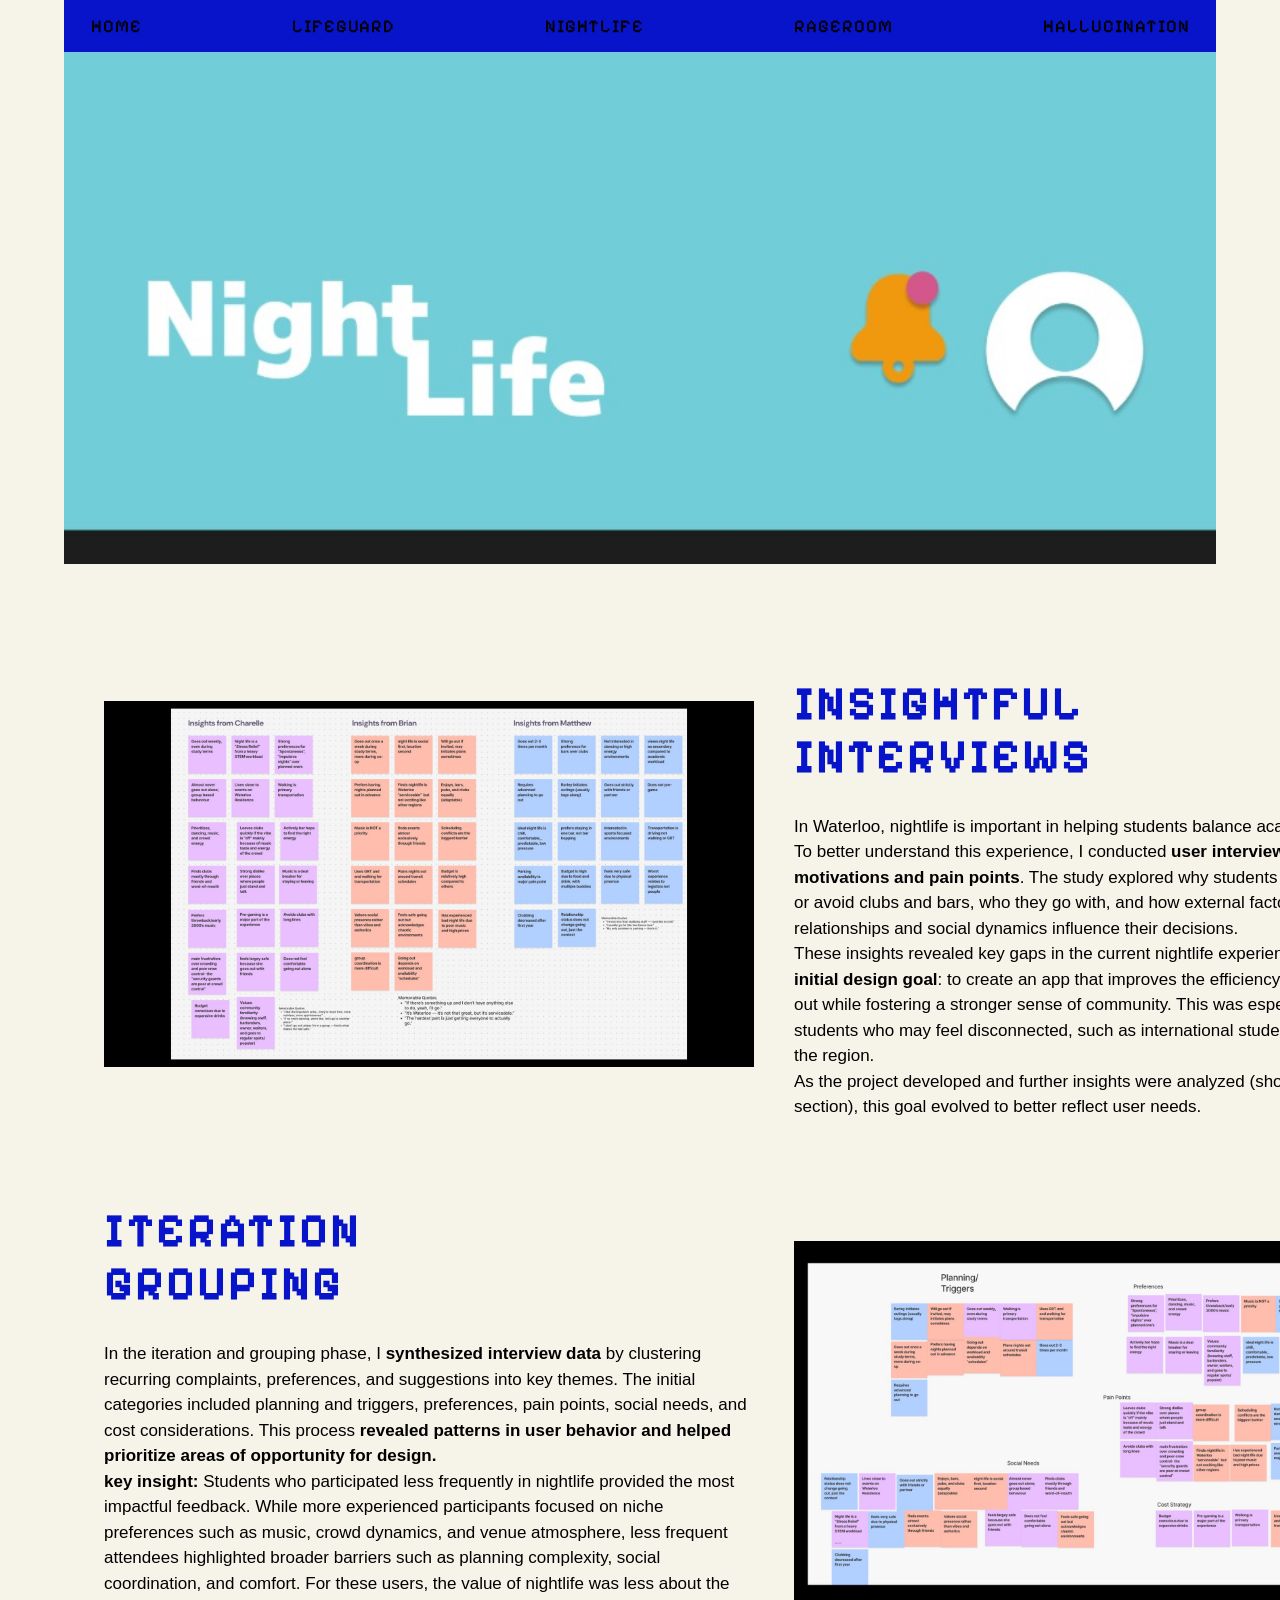
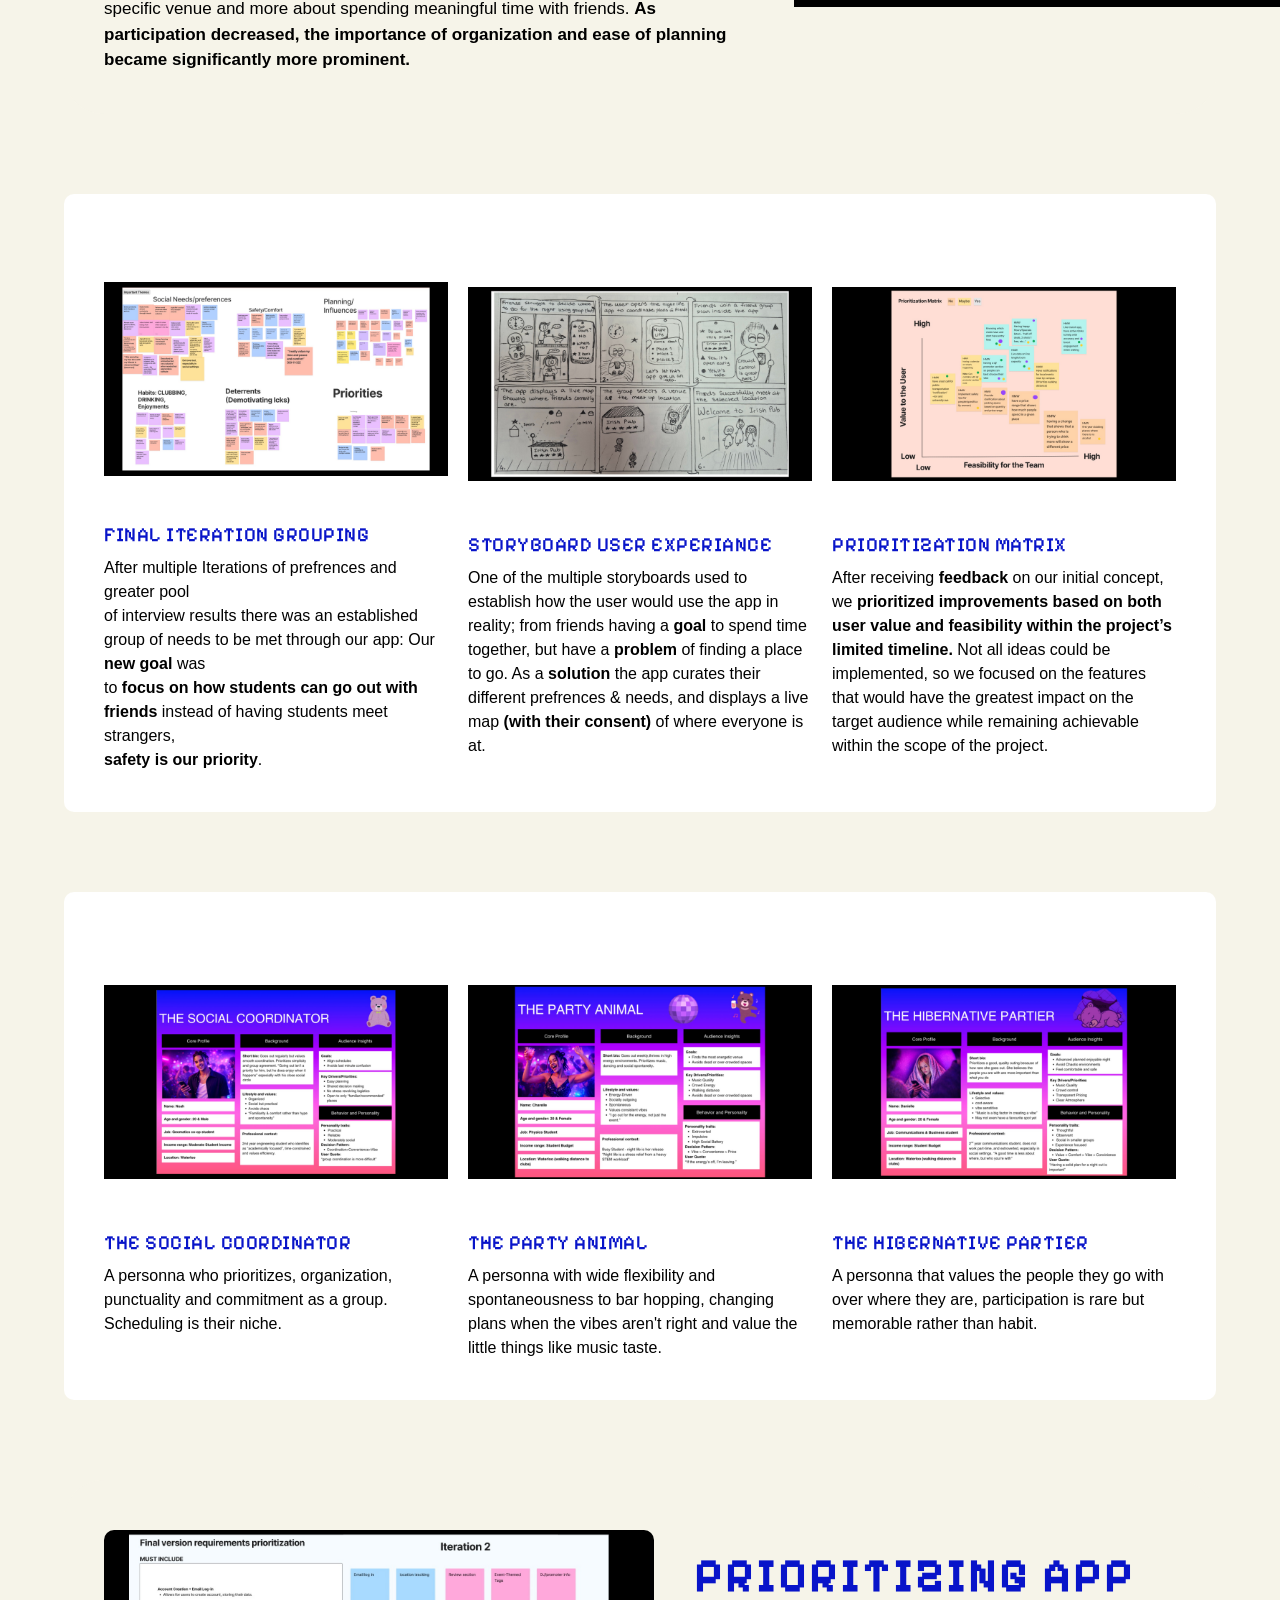
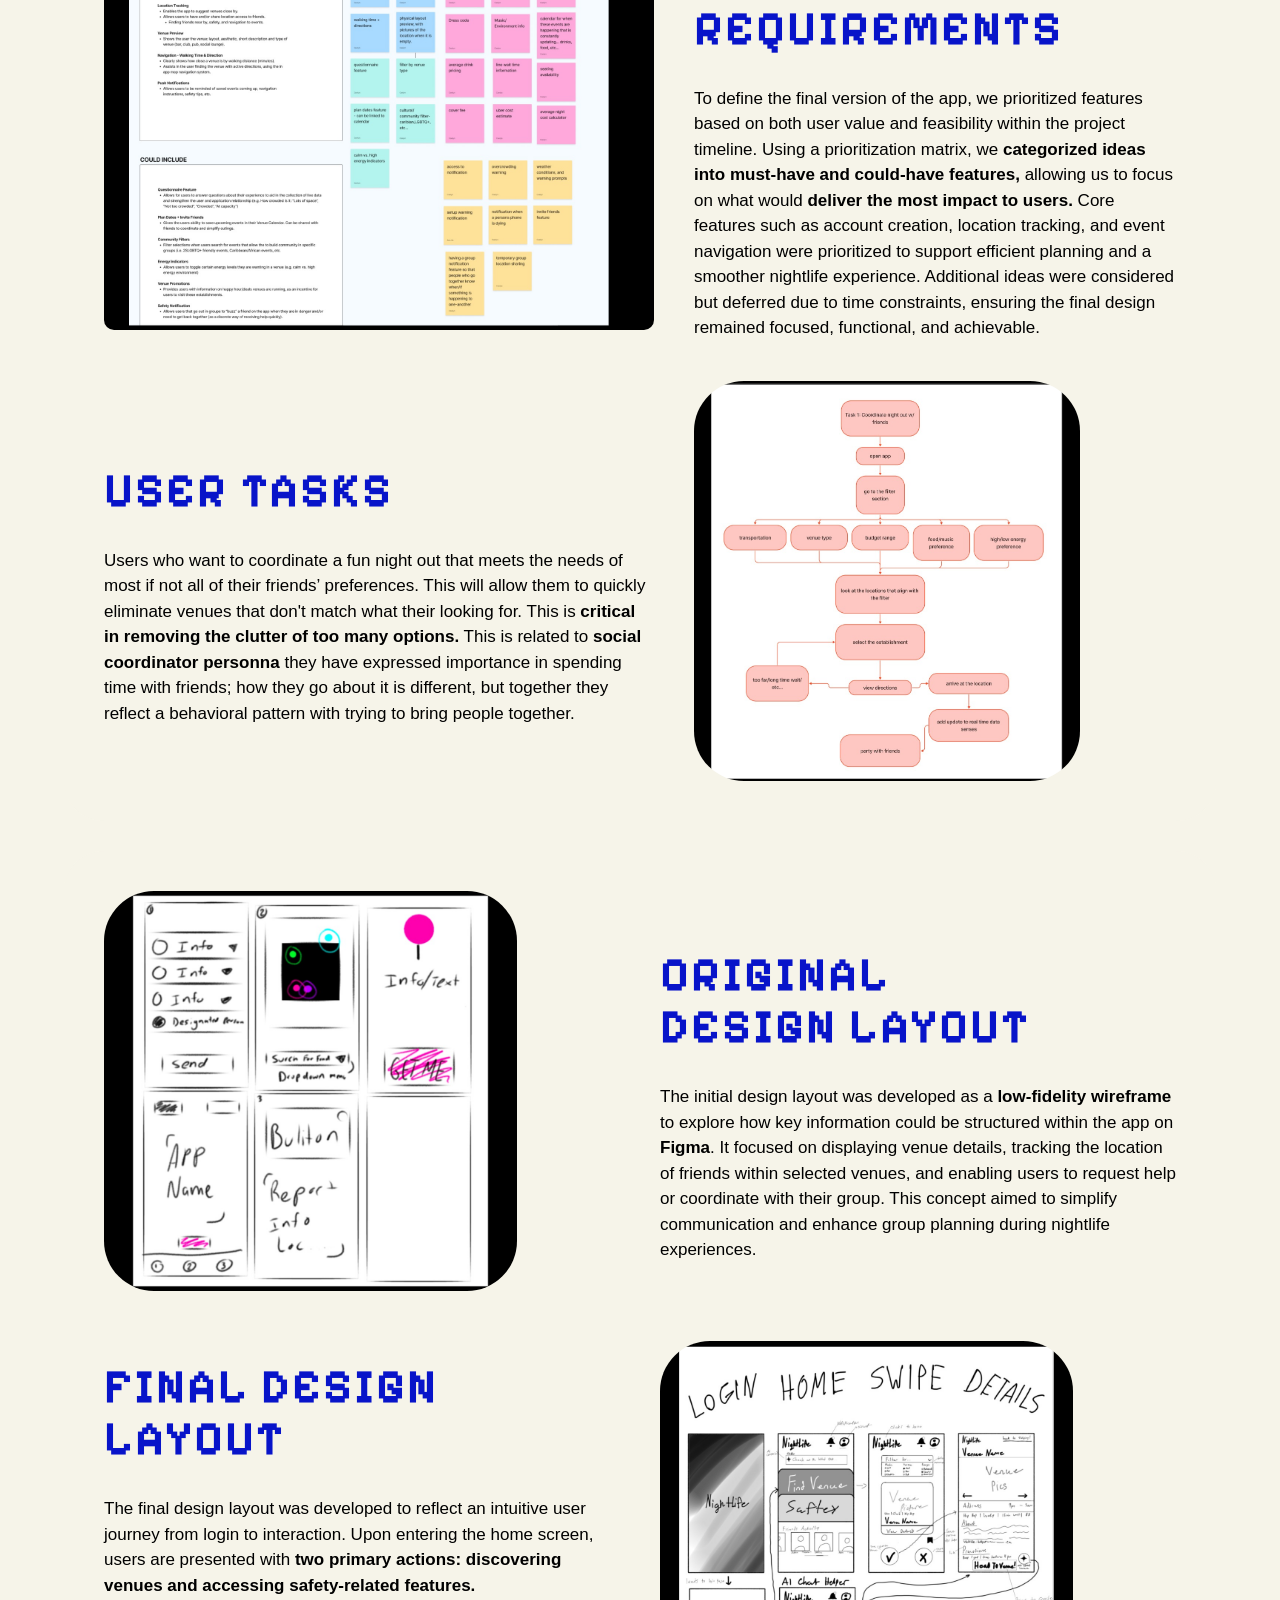
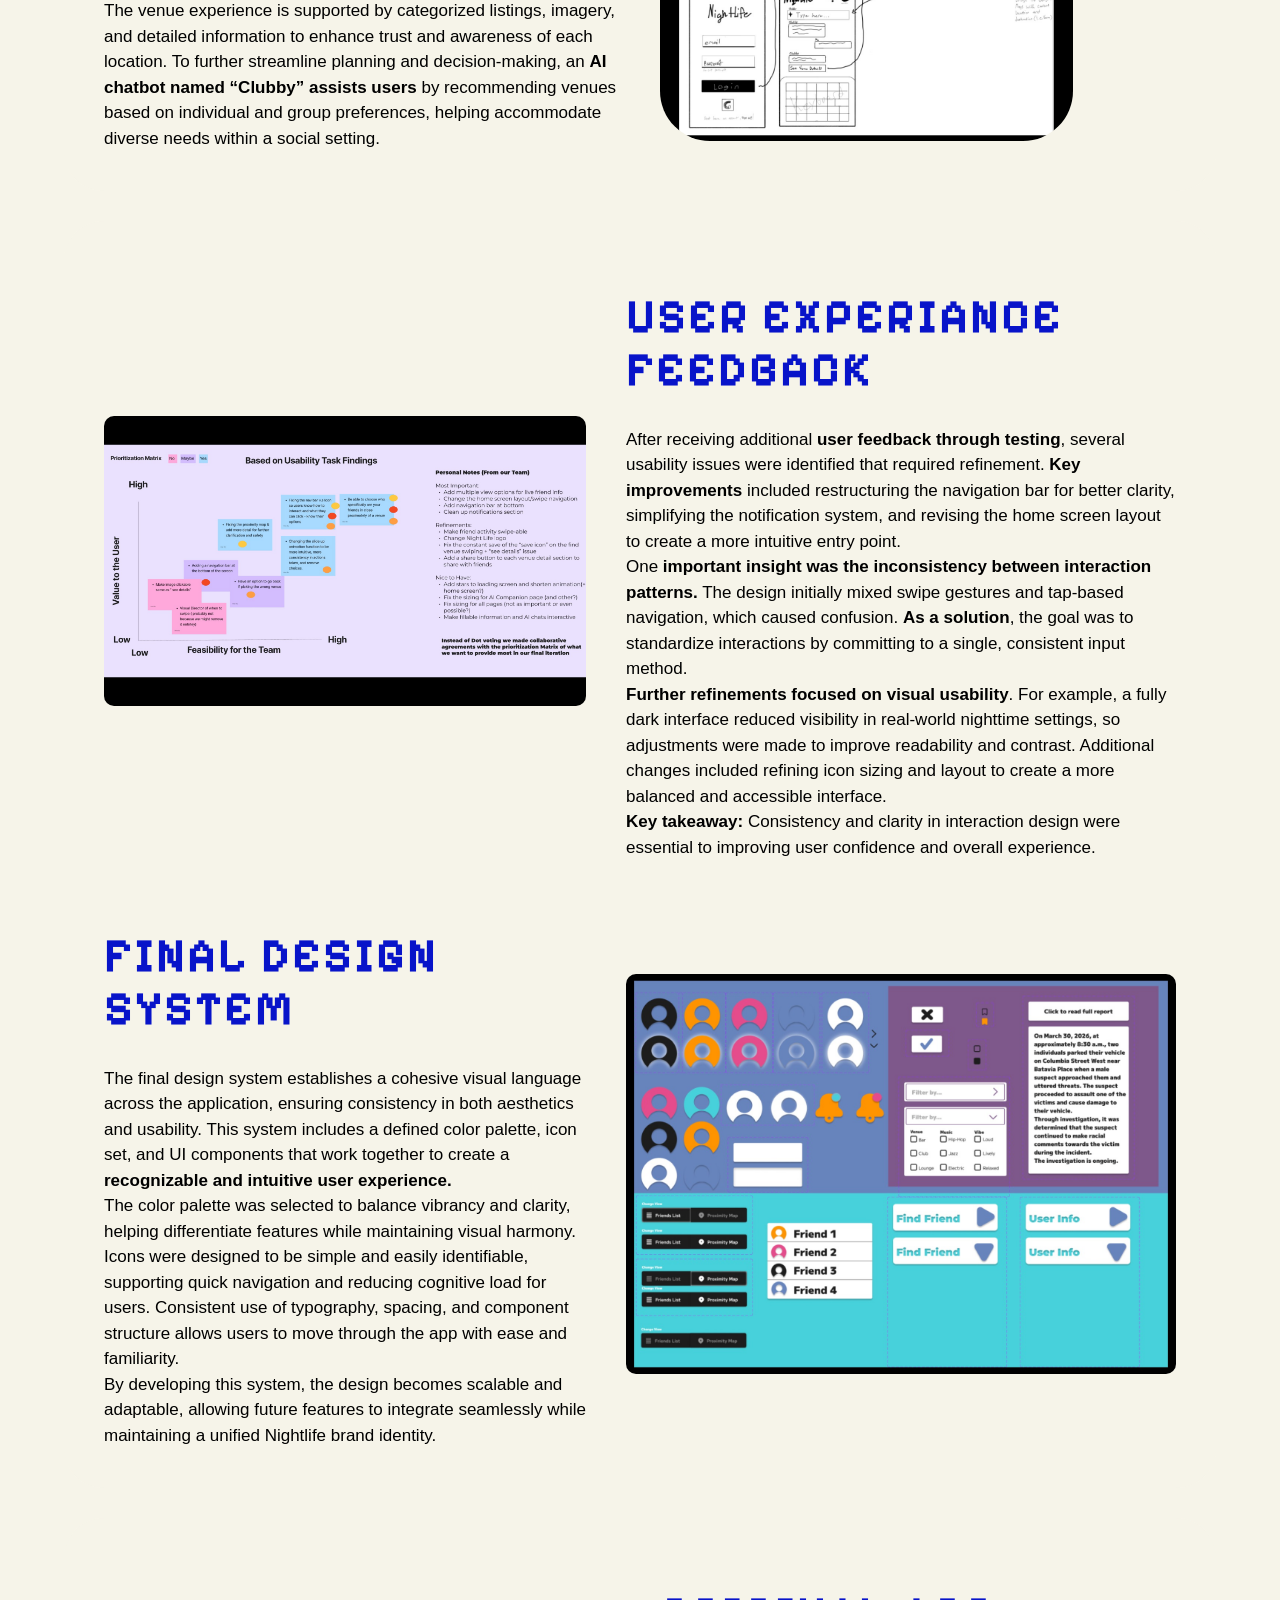
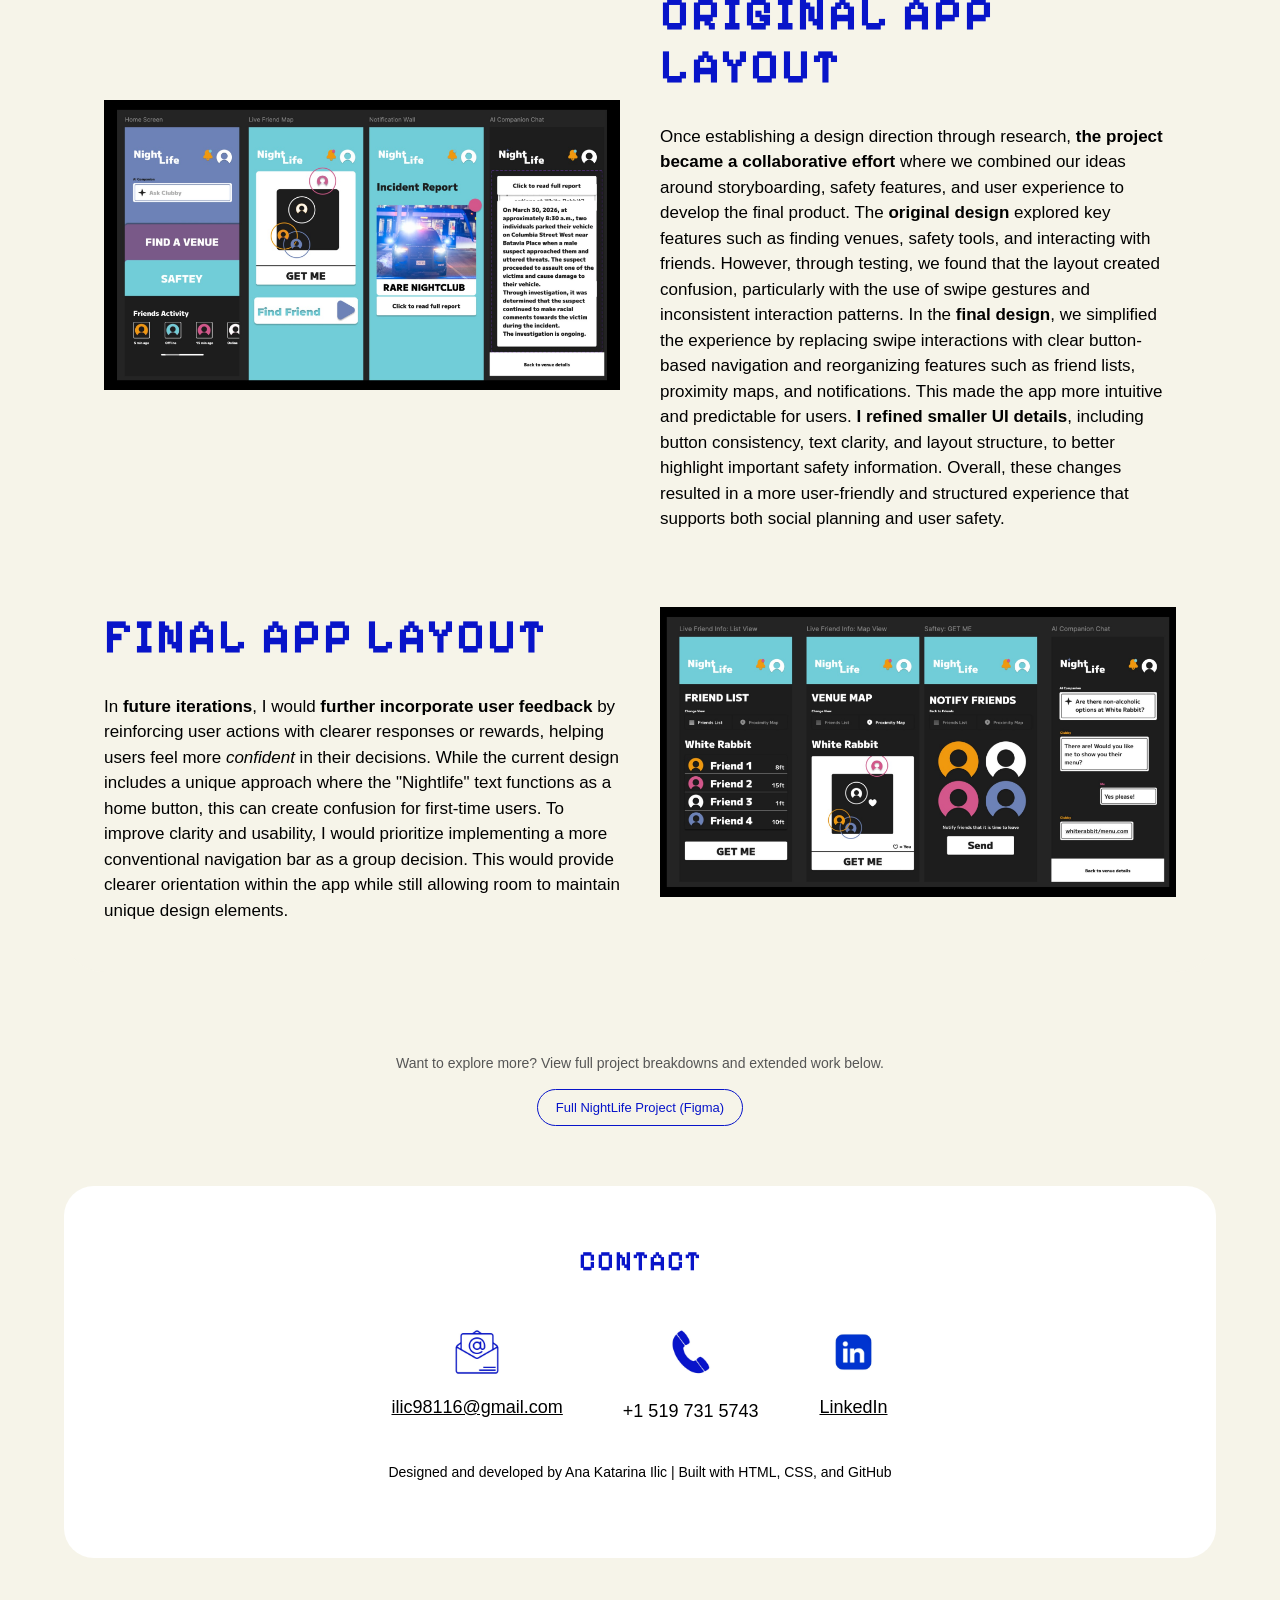
<file: analogue.html>
<!DOCTYPE html>
<html lang="en-CA">
<head>
<meta charset="UTF-8">
<meta name="viewport" content="width=device-width, initial-scale=1.0">
<title>Ana Katarina Ilic Portfolio</title>
<!-- Google Fonts -->
<link rel="preconnect" href="https://fonts.googleapis.com">
<link rel="preconnect" href="https://fonts.gstatic.com" crossorigin>
<link href="https://fonts.googleapis.com/css2?family=Funnel+Display:wght@300;400;500;600;700;800&family=Pixelify+Sans:wght@400;500;600;700&display=swap" rel="stylesheet">
<link rel="stylesheet" href="css/style.css">  
</head>

<body>
<div class="page">
<nav>
<a href="index.html">Home</a>
<a href="digital.html">LifeGuard</a>
<a href="analogue.html">Nightlife</a>
<a href="ai.html">RageRoom</a>
<a href="film.html">Hallucination</a>  
</nav>

<section class="Business_Card1">
<img src="Images/LifeGuard41.jpeg" alt="Hero statement with business card">
</section>  
    
<section class="analogue-section">
<div class="analogue-container">
<div class="analogue-grid">

<!-- Top Left Image -->
<div class="analogue-item crop-cover12">
<img src="Images/figma.1.jpeg" alt="Insightful Interviews">
</div> 

<!-- Top Right Text -->
<div class="analogue-text top-text">
<h1>Insightful <br> Interviews</h1>
<p>
In Waterloo, nightlife is important in helping students balance academic and social life. To better understand this experience, I conducted <b>user interviews focusing on both motivations and pain points</b>. The study explored why students choose to attend <br> or avoid clubs and bars, who they go with, and how external factors such as relationships and social dynamics influence their decisions. 
<br>
These insights revealed key gaps in the current nightlife experience and informed my <b>initial design goal</b>: to create an app that improves the efficiency of planning a night out while fostering a stronger sense of community. This was especially important for students who may feel disconnected, such as international students or those new to the region. 
<br>
As the project developed and further insights were analyzed (shown in the following section), this goal evolved to better reflect user needs.
</p>
</div>

<!-- Bottom Left Text -->
<div class="analogue-text bottom-text">
<h1> Iteration <br> Grouping </h1>
<p>
In the iteration and grouping phase, I <b>synthesized interview data</b> by clustering recurring complaints, preferences, and suggestions into key themes. The initial categories included planning and triggers, preferences, pain points, social needs, and cost considerations. This process <b>revealed patterns in user behavior and helped prioritize areas of opportunity for design.</b> 
<br>
<b>key insight:</b> Students who participated less frequently in nightlife provided the most impactful feedback. While more experienced participants focused on niche preferences such as music, crowd dynamics, and venue atmosphere, less frequent attendees highlighted broader barriers such as planning complexity, social coordination, and comfort. For these users, the value of nightlife was less about the specific venue and more about spending meaningful time with friends. <b>As participation decreased, the importance of organization and ease of planning became significantly more prominent.</b>
</p>
</div>

<!-- Bottom Right Image -->
<div class="analogue-item crop-cover12">
<img src="Images/figma.3.jpeg" alt="Iteration Grouping">
</div>
  </div>
    </div>
     </section> 
  
  
<!-- The 3 Nude Drawings -->
<section class="analogue-nude-drawings">
<div class="analogue-nude-container">
<div class="analogue-nude-grid">
  
<div class="nude-item crop-nude">
<img src="Images/Figma5.jpeg" alt="Storyboard">
<h3> FINAL Iteration Grouping </h3>
<p> After multiple Iterations of prefrences and greater pool <br> of interview results there was an established group of needs to be met through our app: Our <b>new goal</b> was <br> to <b>focus on how students can go out with friends</b> instead of having students meet strangers, <br> <b> safety is our priority</b>.</p>
</div>

<div class="nude-item">
<img src="Images/Figma4.jpeg" alt="Iterating Prioritization">
<h3> Storyboard User Experiance </h3>
<p> One of the multiple storyboards used to establish how the user would use the app in reality; from friends having a <b>goal</b> to spend time together, but have a <b>problem</b> of finding a place to go. As a <b>solution</b> the app curates their different prefrences & needs, and displays a live map <b>(with their consent)</b> of where everyone is at.  </p>
</div>

<div class="nude-item">
<img src="Images/Figma6.jpeg" alt="Prioritization Matrix">
<h3> Prioritization Matrix </h3>
<p>
After receiving <b>feedback</b> on our initial concept, we <b>prioritized improvements based on both user value and feasibility within the project’s limited timeline.</b> Not all ideas could be implemented, so we focused on the features that would have the greatest impact on the target audience while remaining achievable within the scope of the project.
</p>
</div>
 </div>
  </div>
</section>

<!-- The 3 Personnas -->
<section class="analogue-nude-drawings">
<div class="analogue-nude-container">
<div class="analogue-nude-grid">
  
<div class="nude-item">
<img src="Images/Figma9.2.jpeg" alt="Storyboard">
<h3> The Social Coordinator </h3>
<p>A personna who prioritizes, organization, punctuality and commitment as a group. Scheduling is their niche.</p>
</div>

<div class="nude-item">
<img src="Images/Figma9.jpeg" alt="Iterating Prioritization">
<h3> The Party Animal </h3>
<p>A personna with wide flexibility and spontaneousness to bar hopping, changing plans when the vibes aren't right and value the little things like music taste. </p>
</div>

<div class="nude-item">
<img src="Images/Figma9.3.jpeg" alt="Prioritization Matrix">
<h3> The Hibernative Partier </h3>
<p>A personna that values the people they go with over where they are, participation is rare but memorable rather than habit.</p>
</div>
 </div>
  </div>
</section>

  
  
<section class="analogue-section">
<div class="analogue-container">
<div class="analogue-grid">

<!-- Top Left Image -->
<div class="analogue-item crop-cover15">
<img src="Images/Figma10.jpeg" alt="Bubble">
</div> 

<!-- Top Right Text -->
<div class="analogue-text top-text">
<h1> Prioritizing APP Requirements </h1>
<p>
To define the final version of the app, we prioritized features based on both user value and feasibility within the project timeline. Using a prioritization matrix, we <b>categorized ideas into must-have and could-have features,</b> allowing us to focus on what would <b>deliver the most impact to users.</b> Core features such as account creation, location tracking, and event navigation were prioritized to support efficient planning and a smoother nightlife experience. Additional ideas were considered but deferred due to time constraints, ensuring the final design remained focused, functional, and achievable.
</p>
</div>

<!-- Bottom Left Text -->
<div class="analogue-text bottom-text">
<h1> User Tasks </h1>
<p> Users who want to coordinate a fun night out that meets the needs of most if not all of their friends’ preferences. This will allow them to quickly eliminate venues that don't match what their looking for. This is <b>critical in removing the clutter of too many options.</b> This is related to <b>social coordinator personna</b> they have expressed importance in spending time with friends; how they go about it is different, but together they reflect a behavioral pattern with trying to bring people together.

  </p> 
</div>

<!-- Bottom Right Image -->
<div class="analogue-item crop-cover13">
<img src="Images/Figma11.jpeg" alt="Bubble">
</div>
  </div>
    </div>
     </section> 

    
<section class="analogue-section">
<div class="analogue-container">
<div class="analogue-grid">

<!-- Top Left Image -->
<div class="analogue-item crop-cover14">
<img src="Images/Figma13.jpeg" alt="Bubble">
</div> 

<!-- Top Right Text -->
<div class="analogue-text top-text">
<h1> Original <br> Design Layout </h1>
<p>
The initial design layout was developed as a <b>low-fidelity wireframe</b> to explore how key information could be structured within the app on <b>Figma</b>. It focused on displaying venue details, tracking the location of friends within selected venues, and enabling users to request help or coordinate with their group. This concept aimed to simplify communication and enhance group planning during nightlife experiences.
</p>
</div>

<!-- Bottom Left Text -->
<div class="analogue-text bottom-text">
<h1> Final Design Layout </h1>
<p>
The final design layout was developed to reflect an intuitive user journey from login to interaction. Upon entering the home screen, users are presented with <b>two primary actions: discovering venues and accessing safety-related features. </b>
<br>
The venue experience is supported by categorized listings, imagery, and detailed information to enhance trust and awareness of each location. To further streamline planning and decision-making, an <b>AI chatbot named “Clubby” assists users</b> by recommending venues based on individual and group preferences, helping accommodate diverse needs within a social setting.
</p>
</div>

<!-- Bottom Right Image -->
<div class="analogue-item crop-cover13">
<img src="Images/Figma12.jpeg" alt="Bubble">
</div>
  </div>
    </div>
     </section> 

<section class="analogue-section">
<div class="analogue-container">
<div class="analogue-grid">

<!-- Top Left Image -->
<div class="analogue-item crop-cover16">
<img src="Images/Figma16.jpeg" alt="Bubble"> 
</div> 

<!-- Top Right Text -->
<div class="analogue-text top-text">
<h1> User Experiance Feedback </h1>
<p>After receiving additional <b>user feedback through testing</b>, several usability issues were identified that required refinement. <b>Key improvements</b> included restructuring the navigation bar for better clarity, simplifying the notification system, and revising the home screen layout to create a more intuitive entry point.
<br>
One <b>important insight was the inconsistency between interaction patterns.</b> The design initially mixed swipe gestures and tap-based navigation, which caused confusion. <b>As a solution</b>, the goal was to standardize interactions by committing to a single, consistent input method.
<br>
<b>Further refinements focused on visual usability</b>. For example, a fully dark interface reduced visibility in real-world nighttime settings, so adjustments were made to improve readability and contrast. Additional changes included refining icon sizing and layout to create a more balanced and accessible interface. <br>
<b>Key takeaway:</b> Consistency and clarity in interaction design were essential to improving user confidence and overall experience.
</p>
</div>

<!-- Bottom Left Text -->
<div class="analogue-text bottom-text">
<h1> Final Design System </h1>
<p>
The final design system establishes a cohesive visual language across the application, ensuring consistency in both aesthetics and usability. This system includes a defined color palette, icon set, and UI components that work together to create a <b>recognizable and intuitive user experience.</b>
<br>
The color palette was selected to balance vibrancy and clarity, helping differentiate features while maintaining visual harmony. Icons were designed to be simple and easily identifiable, supporting quick navigation and reducing cognitive load for users. Consistent use of typography, spacing, and component structure allows users to move through the app with ease and familiarity.
<br>
By developing this system, the design becomes scalable and adaptable, allowing future features to integrate seamlessly while maintaining a unified Nightlife brand identity.
</p>
</div>

<!-- Bottom Right Image -->
<div class="analogue-item crop-cover15">
<img src="Images/Figma14.jpeg" alt="Bubble"> 
</div>
  </div>
    </div>
     </section>   

<section class="analogue-section">
<div class="analogue-container">
<div class="analogue-grid">

<!-- Top Left Image -->
<div class="analogue-item">
<img src="Images/FigmaPortolfio20.jpeg" alt=" My first Storyboard Animation ">
</div> 

<!-- Top Right Text -->
<div class="analogue-text top-text">
<h1> Original App Layout </h1>
<p>
Once establishing a design direction through research, <b>the project became a collaborative effort</b> where we combined our ideas around storyboarding, safety features, and user experience to develop the final product.

The <b>original design</b> explored key features such as finding venues, safety tools, and interacting with friends. However, through testing, we found that the layout created confusion, particularly with the use of swipe gestures and inconsistent interaction patterns.

In the <b>final design</b>, we simplified the experience by replacing swipe interactions with clear button-based navigation and reorganizing features such as friend lists, proximity maps, and notifications. This made the app more intuitive and predictable for users.

<b>I refined smaller UI details</b>, including button consistency, text clarity, and layout structure, to better highlight important safety information.

Overall, these changes resulted in a more user-friendly and structured experience that supports both social planning and user safety.
</p>
</div>

<!-- Bottom Left Text -->
<div class="analogue-text bottom-text">
<h1> Final App Layout </h1>
<p>
In <b>future iterations</b>, I would <b>further incorporate user feedback</b> by reinforcing user actions with clearer responses or rewards, helping users feel more <i>confident</i> in their decisions. While the current design includes a unique approach where the "Nightlife" text functions as a home button, this can create confusion for first-time users.

To improve clarity and usability, I would prioritize implementing a more conventional navigation bar as a group decision. This would provide clearer orientation within the app while still allowing room to maintain unique design elements.
</p> 
</div>

<!-- Bottom Right Image -->
<div class="analogue-item">
<img src="Images/FigmaPortolfio21.jpeg" alt=" My First Hand drawn Stop Motion Animation ">
</div>
  </div>
    </div>
     </section>   
 
  
  <section class="extra-links">
  <p class="extra-text">
    Want to explore more? View full project breakdowns and extended work below.
  </p>

  <div class="extra-links-grid">
    <a href="https://www.figma.com/design/N4tzOidunAPgE2GHljNYxb/Night-life-App_210?node-id=695-132&p=f&t=xgCv446BBWhpdN1H-0" target="_blank">Full NightLife Project (Figma)</a>

  </div>
</section>  
  
  <section class="contact-section">
  <h2>Contact</h2>
  <div class="contact-grid">
  <div class="contact-item">
  <img src="Images/email.jpeg" class="contact-icon" alt="email icon">
  <a href="mailto:ilic98116@gmail.com">ilic98116@gmail.com</a>
  </div>
  <div class="contact-item">
  <img src="Images/phone.jpeg" class="contact-icon" alt="phone icon">
  <p>+1 519 731 5743</p>
  </div>
  <div class="contact-item">
  <img src="Images/linked.jpeg" class="contact-icon" alt="linked icon">
  <a href="https://www.linkedin.com/feed" target="_blank">LinkedIn</a>
  </div>
  </div>
  <p class="footer-credit">
  Designed and developed by Ana Katarina Ilic | Built with HTML, CSS, and GitHub
</p>
</section>  
  
  
  </div>
</body>
</html>
</file>
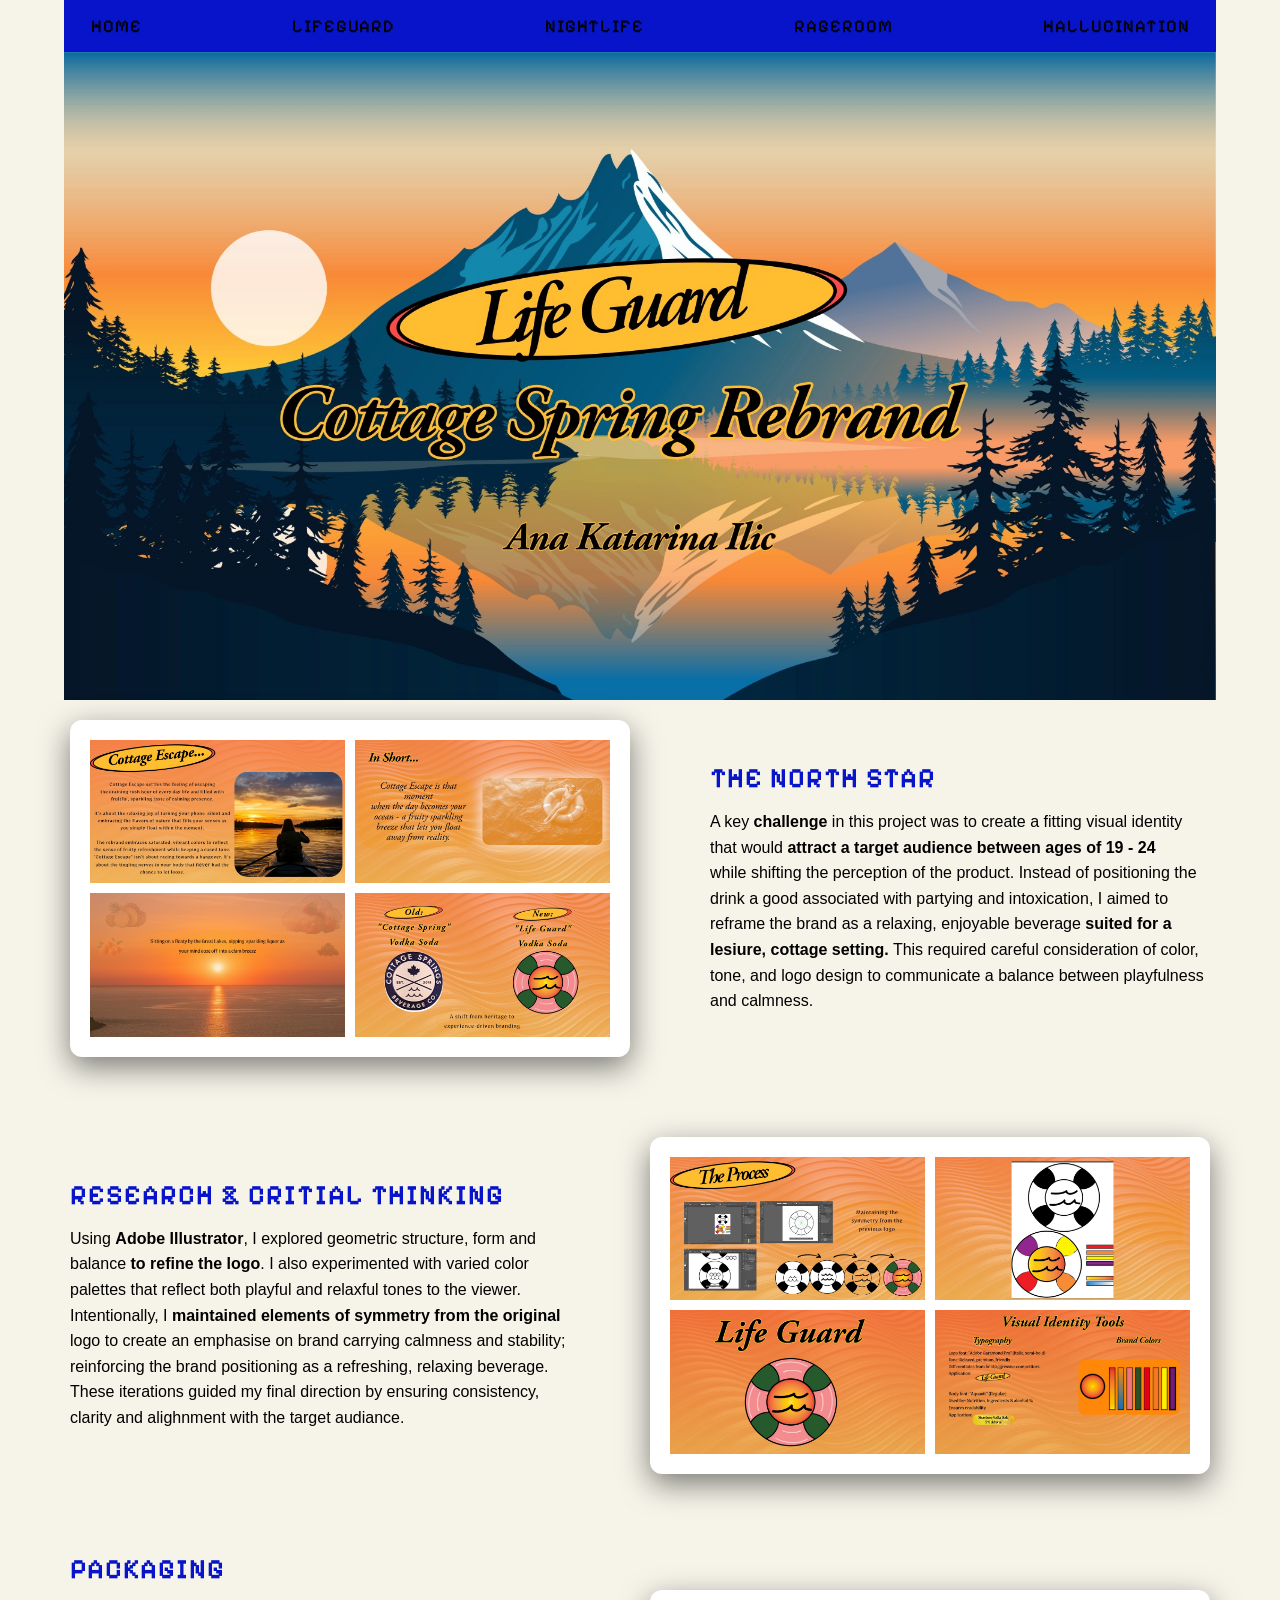
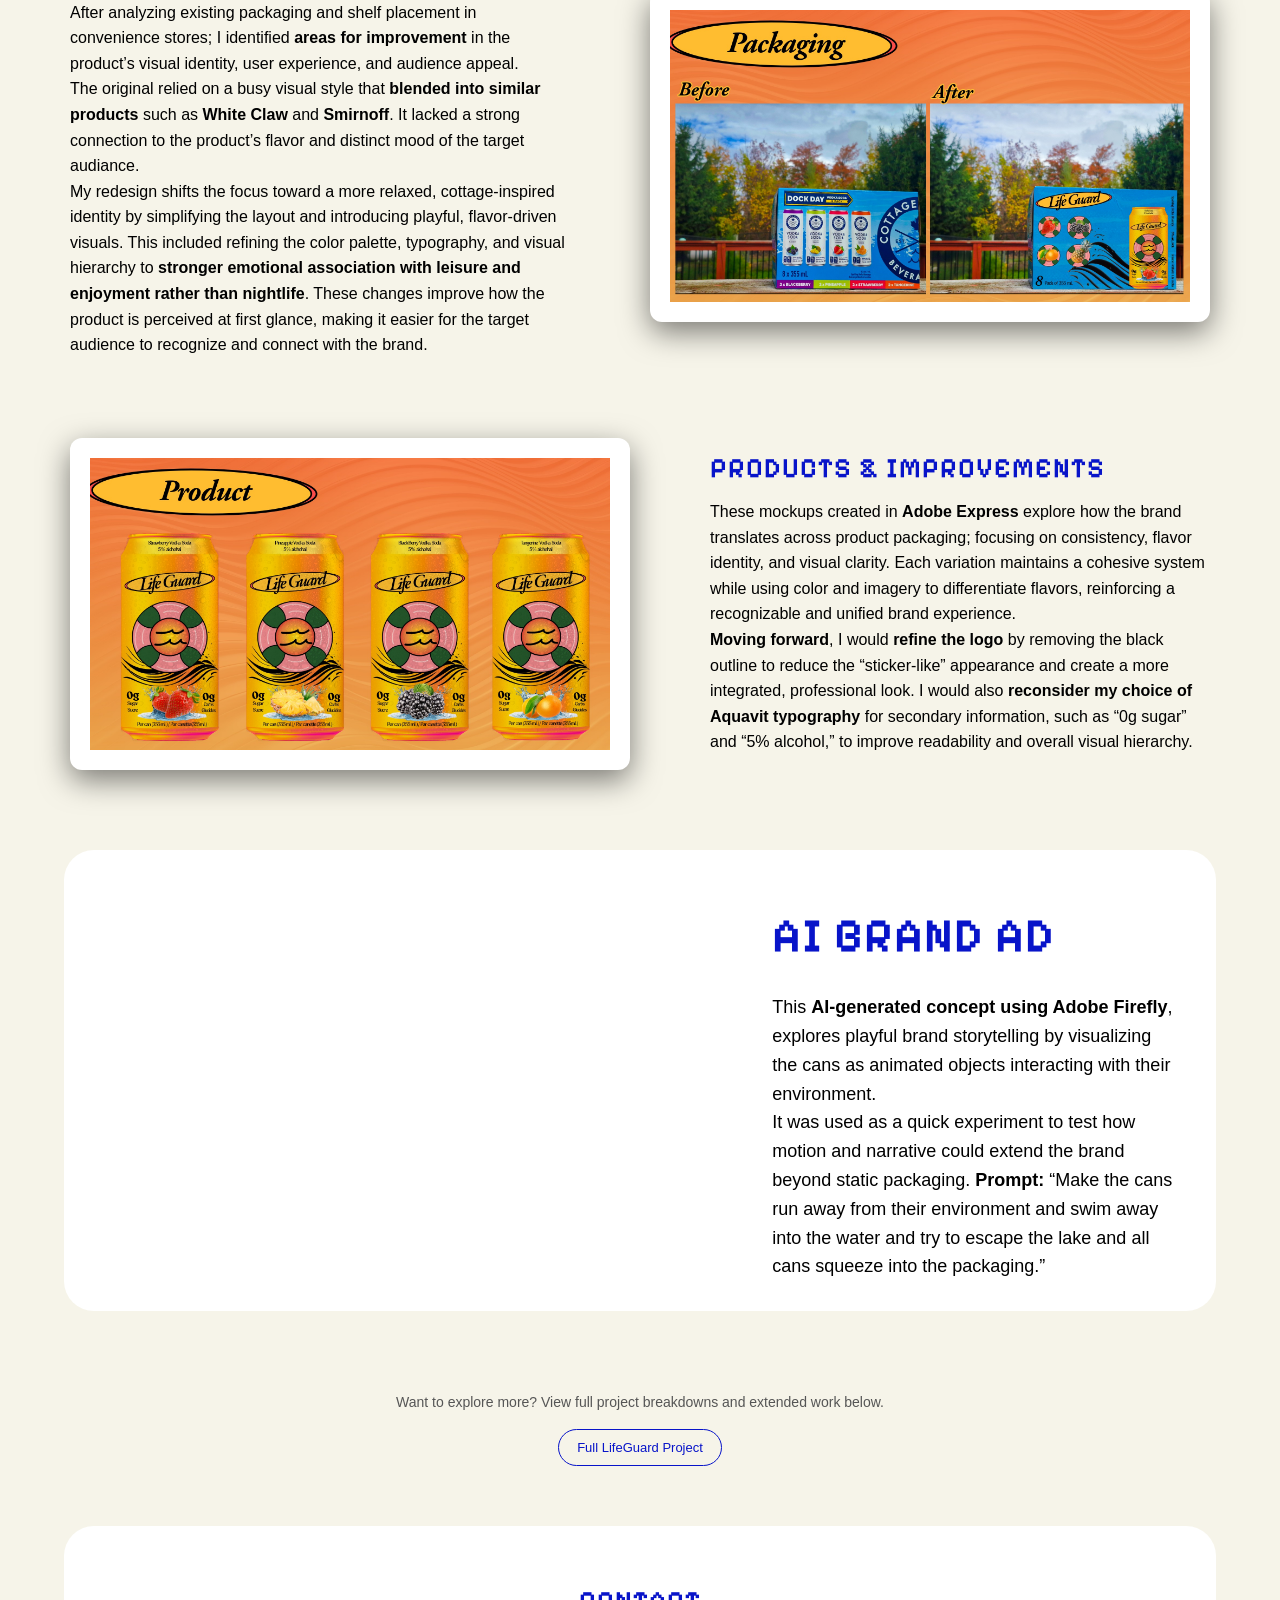
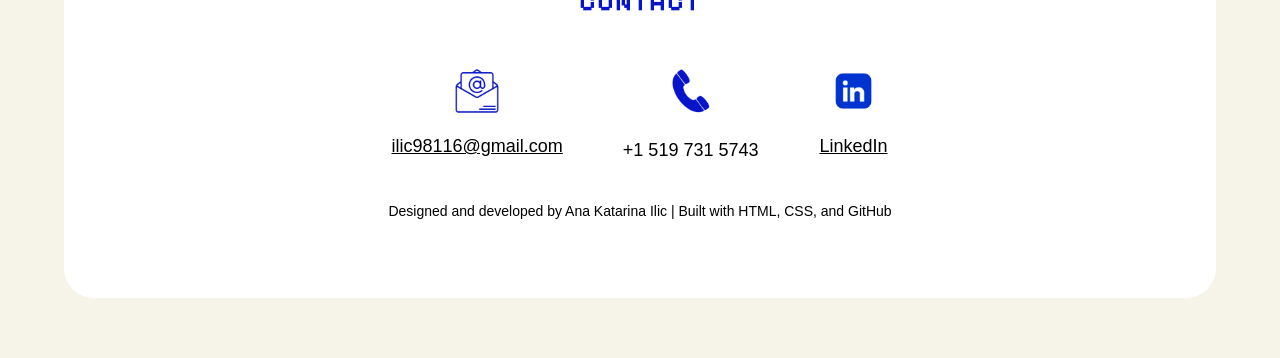
<file: digital.html>
<!DOCTYPE html>
<html lang="en-CA">
<head>
<meta charset="UTF-8">
<meta name="viewport" content="width=device-width, initial-scale=1.0">
<title>Ana Katarina Ilic Portfolio</title>
    <!-- Google Fonts -->
<link rel="preconnect" href="https://fonts.googleapis.com">
<link rel="preconnect" href="https://fonts.gstatic.com" crossorigin>
<link href="https://fonts.googleapis.com/css2?family=Funnel+Display:wght@300;400;500;600;700;800&family=Pixelify+Sans:wght@400;500;600;700&display=swap" rel="stylesheet">
<link rel="stylesheet" href="css/style.css">  
</head>

<body>
<div class="page">
<nav>
<a href="index.html">Home</a>
<a href="digital.html">LifeGuard</a>
<a href="analogue.html">Nightlife</a>
<a href="ai.html">RageRoom</a>
<a href="film.html">Hallucination</a>  
</nav>

 <section class="Business_Card1">
 <img src="Images/LifeGuard1.jpeg" alt="Lifeguard Banner">
 </section>   
  
<section class="gallery-section left">
<div class="section-content">
<div class="art-grid1">
<img src="Images/LifeGuard4.jpeg" alt="Cottage Escape">
<img src="Images/LifeGuard5.jpeg" alt="In Short">
<img src="Images/LifeGuard7.jpeg" alt="Picture This">
<img src="Images/LifeGuard9.jpeg" alt="Before & After Logo">
</div>

<div class="text-box">
<h2> The North Star </h2>
<p>
A key <b>challenge</b> in this project was to create a fitting visual identity that would <b>attract a target audience between ages of 19 - 24</b> <br> while shifting the perception of the product. Instead of positioning the drink a good associated with partying and intoxication, I aimed to reframe the brand as a relaxing, enjoyable beverage <b>suited for a lesiure, cottage setting.</b> This required careful consideration of color, tone, and logo design to communicate a balance between playfulness and calmness. 
</p>
</div>
</div>
</section>

<section class="gallery-section right">
<div class="section-content">
<div class="text-box">
<h2> Research & Critial Thinking </h2>
<p>
  Using <b>Adobe Illustrator</b>, I explored geometric structure, form and balance <b>to refine the logo</b>. I also experimented with varied color palettes that reflect both playful and relaxful tones to the viewer. Intentionally, I <b>maintained elements of symmetry from the original</b> logo to create an emphasise on brand carrying calmness and stability; reinforcing the brand positioning as a refreshing, relaxing beverage. These iterations guided my final direction by ensuring consistency, clarity and alighnment with the target audiance.
</p>
</div>

<div class="art-grid1">
<img src="Images/LifeGuard10.jpeg" alt="The Process">
<img src="Images/LifeGuard11.jpeg" alt="Color Pallete">
<img src="Images/LifeGuard35.jpeg" alt="Final Logo">
<img src="Images/LifeGuard30.jpeg" alt="Typography">
  
</div>
</div>
</section>

<section class="gallery-section right">
<div class="section-content">
<div class="text-box">
<h2>Packaging</h2>
<p>
<p>
After analyzing existing packaging and shelf placement in convenience stores; I identified <b>areas for improvement</b> in the product’s visual identity, user experience, and audience appeal. <br> The original relied on a busy visual style that <b>blended into similar products</b>  such as <b>White Claw</b> and <b>Smirnoff</b>. It lacked a strong connection to the product’s flavor and distinct mood of the target audiance.
<br> My redesign shifts the focus toward a more relaxed, cottage-inspired identity by simplifying the layout and introducing playful, flavor-driven visuals. This included refining the color palette, typography, and visual hierarchy to <b>stronger emotional association with leisure and enjoyment rather than nightlife</b>. These changes improve how the product is perceived at first glance, making it easier for the target audience to recognize and connect with the brand. 
</p>
</p>
</div>

<div class="art-grid2">
<img src="Images/LifeGuard20.jpeg" alt="Packaging">
</div>
</div>
</section>

<section class="gallery-section left">
<div class="section-content">
<div class="art-grid2">
<img src="Images/LifeGuard24.jpeg" alt="Packaging">
</div>

<div class="text-box">
<h2>Products & Improvements</h2>
<p>
These mockups created in <b>Adobe Express</b> explore how the brand translates across product packaging; focusing on consistency, flavor identity, and visual clarity. Each variation maintains a cohesive system while using color and imagery to differentiate flavors, reinforcing a recognizable and unified brand experience. <br>
<b>Moving forward</b>, I would <b>refine the logo</b> by removing the black outline to reduce the “sticker-like” appearance and create a more integrated, professional look. I would also <b>reconsider my choice of Aquavit typography</b> for secondary information, such as “0g sugar” and “5% alcohol,” to improve readability and overall visual hierarchy.
</p>
</div>
</div>
</section>

<!-- AI short clip 202 Running Cans -->
    <section class="about-section">
    <div class="about-card">
    <div class="about-top">
    <div class="about-image">
    <div class="video-box">
    <iframe
    src="https://www.youtube.com/embed/590QKTEQ5WU?si=oq7wOt8sRaXddEgA" title="YouTube video player" 
    frameborder="0"
    allowfullscreen>
    </iframe>
    </div> 
    </div>
    <div class="about-text">
    <h2> Ai Brand Ad </h2>      

  <p>
   This <b>AI-generated concept using Adobe Firefly</b>, <br> explores playful brand storytelling by visualizing the cans as animated objects interacting with their environment. <br> It was used as a quick experiment to test how motion and narrative could extend the brand beyond static packaging.
   <b>Prompt:</b> “Make the cans run away from their environment and swim away into the water and try to escape the lake and all cans squeeze into the packaging.”  
   </p>

  </div>  
</div> 
</div>
</section> 

<section class="extra-links">
  <p class="extra-text">
    Want to explore more? View full project breakdowns and extended work below.
  </p>

  <div class="extra-links-grid">
    <a href="https://new.express.adobe.com/id/urn:aaid:sc:VA6C2:4abe0d10-f7c5-41cc-afc2-79d1a3234397?invite=true&accept=true&preload=sharesheet&promoid=Z2G1FQKR&mv=other" target="_blank">Full LifeGuard Project</a>
  </div>
</section>    
  
<section class="contact-section">
  <h2>Contact</h2>
  <div class="contact-grid">
  <div class="contact-item">
  <img src="Images/email.jpeg" class="contact-icon" alt="email icon">
  <a href="mailto:ilic98116@gmail.com">ilic98116@gmail.com</a>
  </div>
  <div class="contact-item">
  <img src="Images/phone.jpeg" class="contact-icon" alt="phone icon">
  <p>+1 519 731 5743</p>
  </div>
  <div class="contact-item">
  <img src="Images/linked.jpeg" class="contact-icon" alt="linked icon">
  <a href="https://www.linkedin.com/feed" target="_blank">LinkedIn</a>
  </div>
  </div>
  <p class="footer-credit">
  Designed and developed by Ana Katarina Ilic | Built with HTML, CSS, and GitHub
</p>
</section> 
  
  </div>
</body>
</html>
</file>
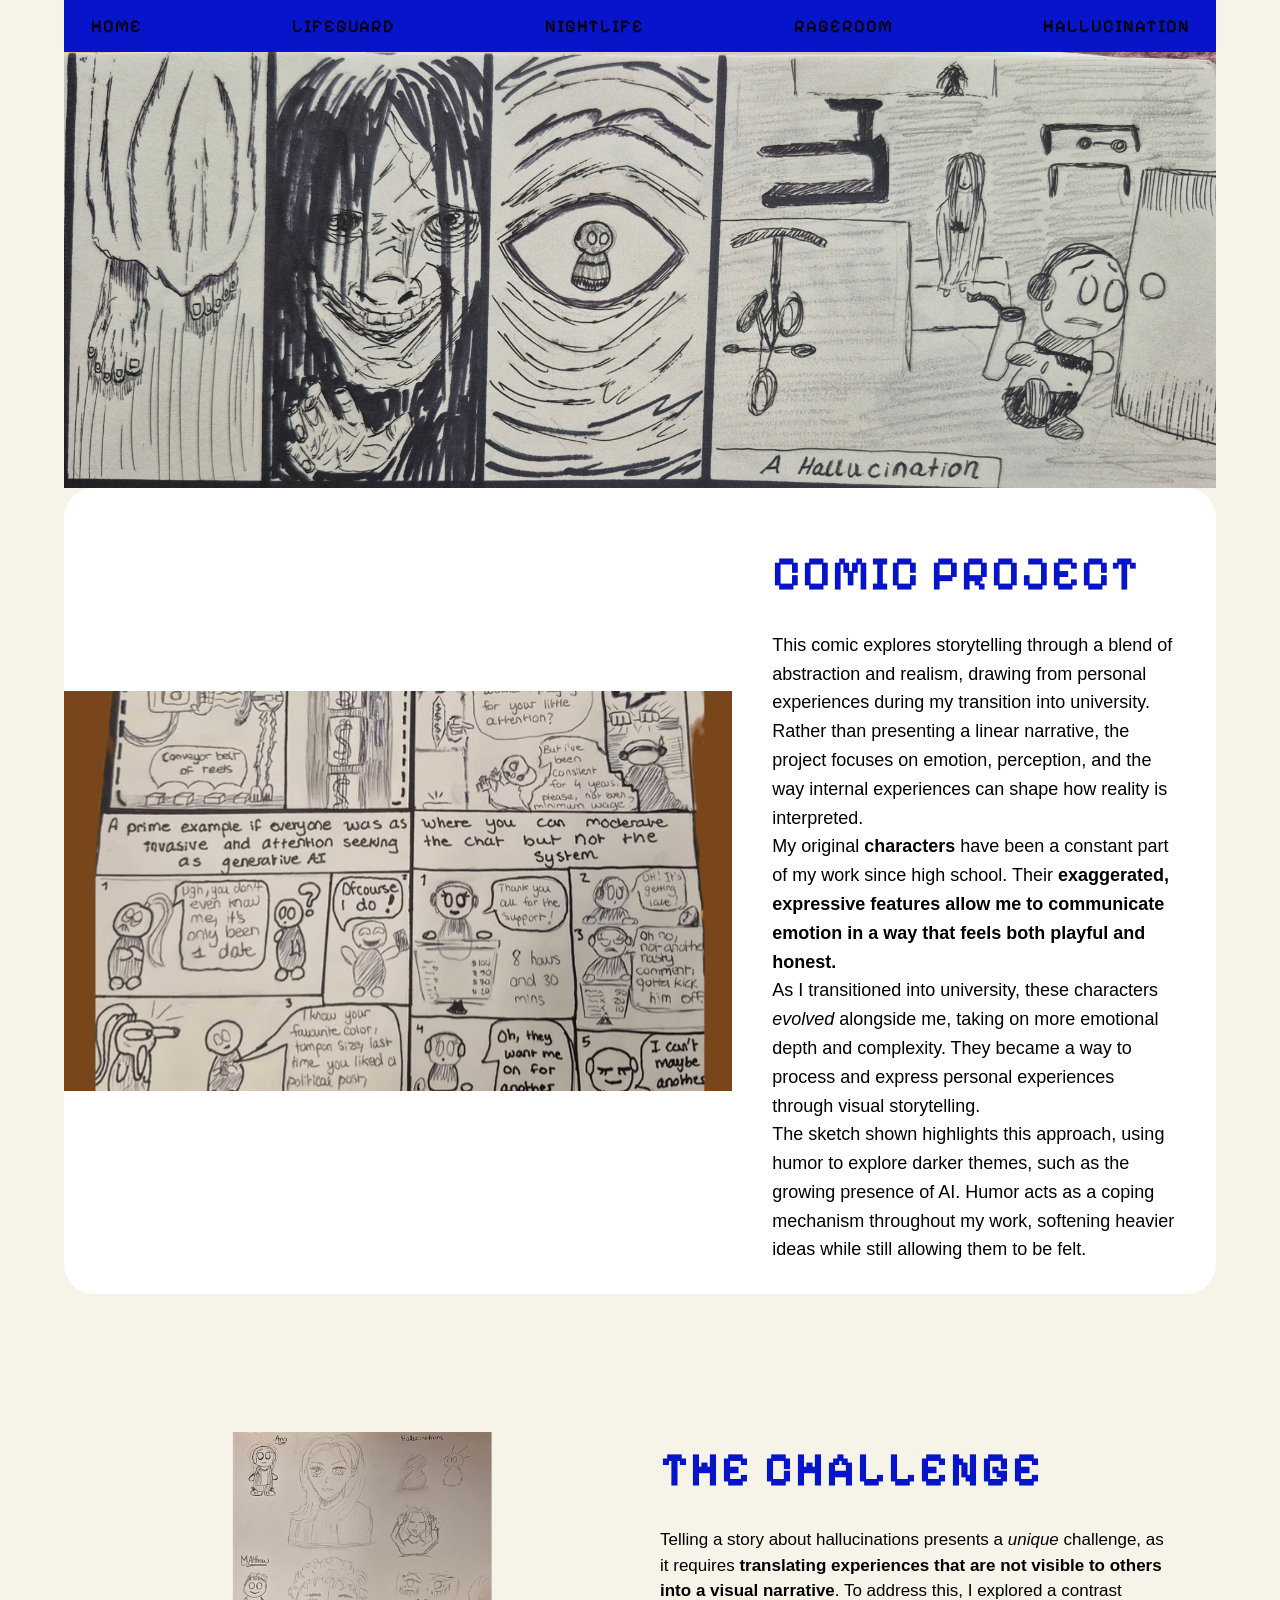
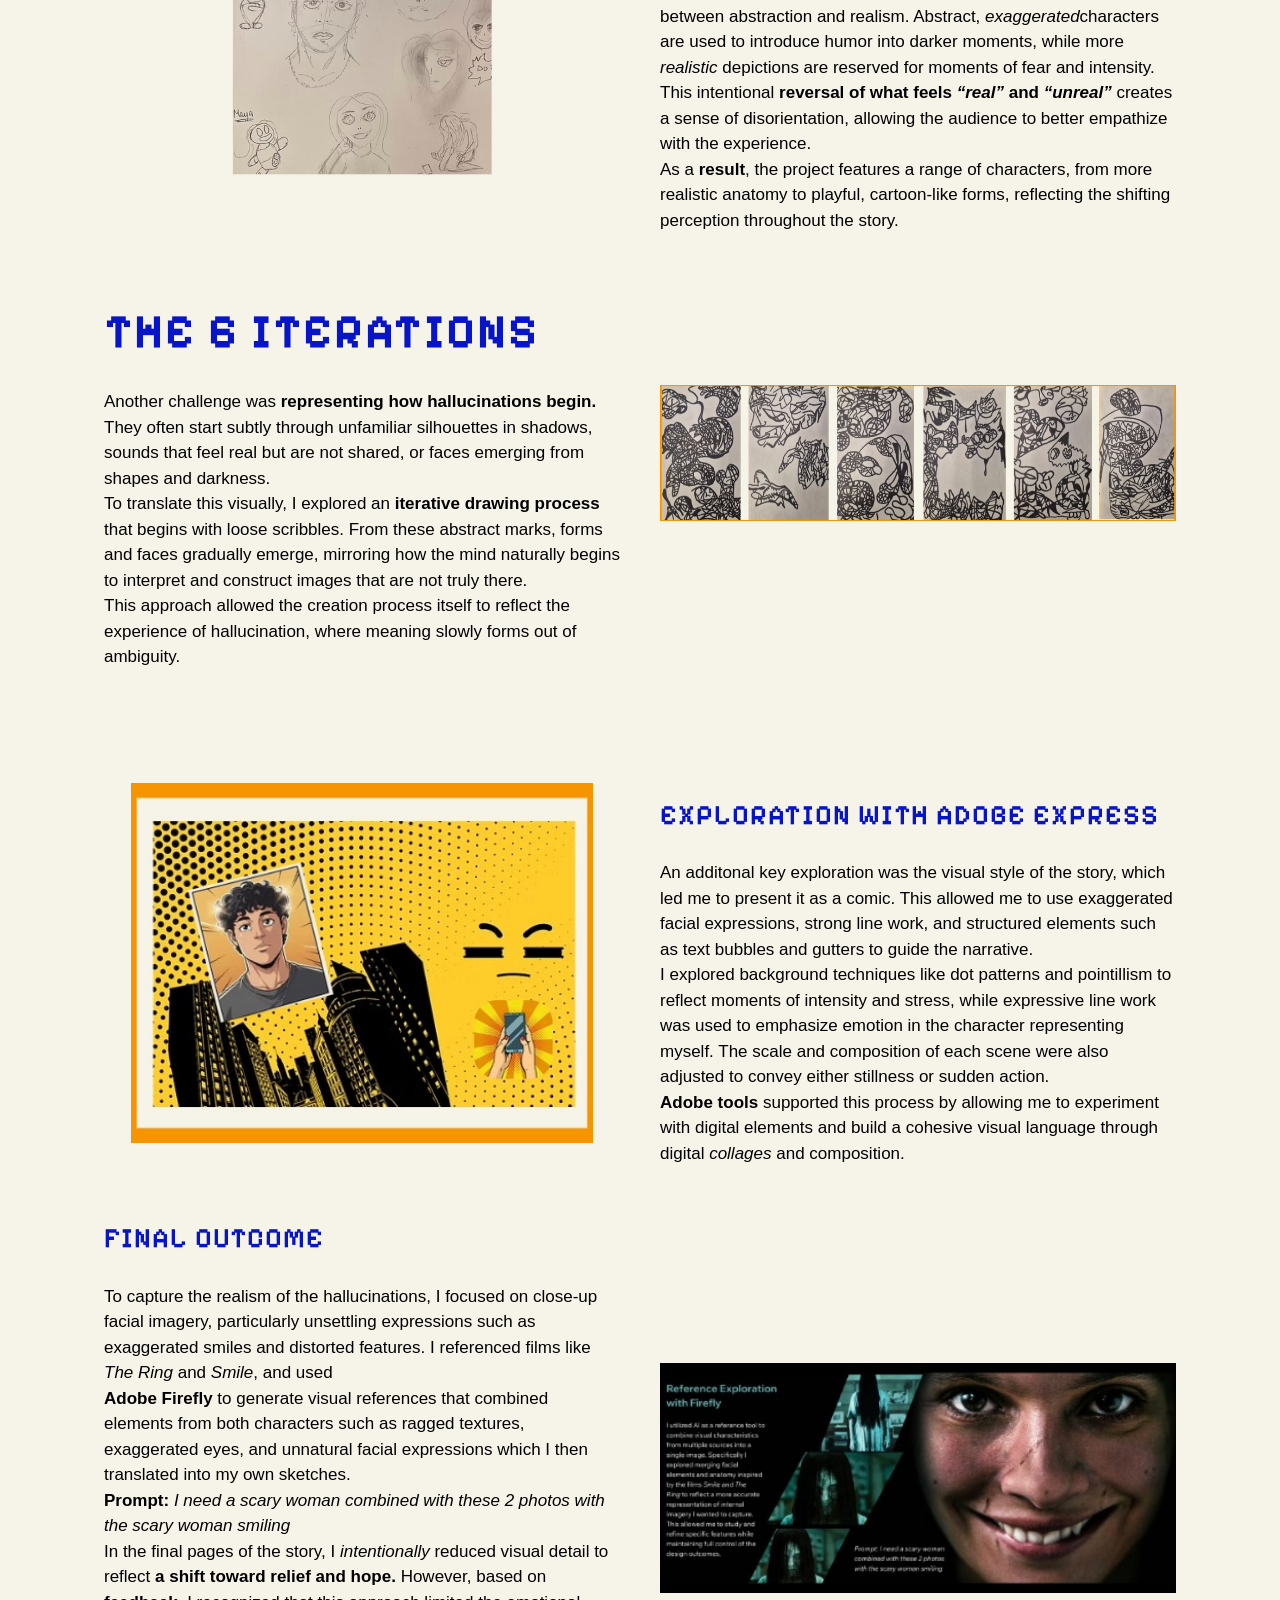
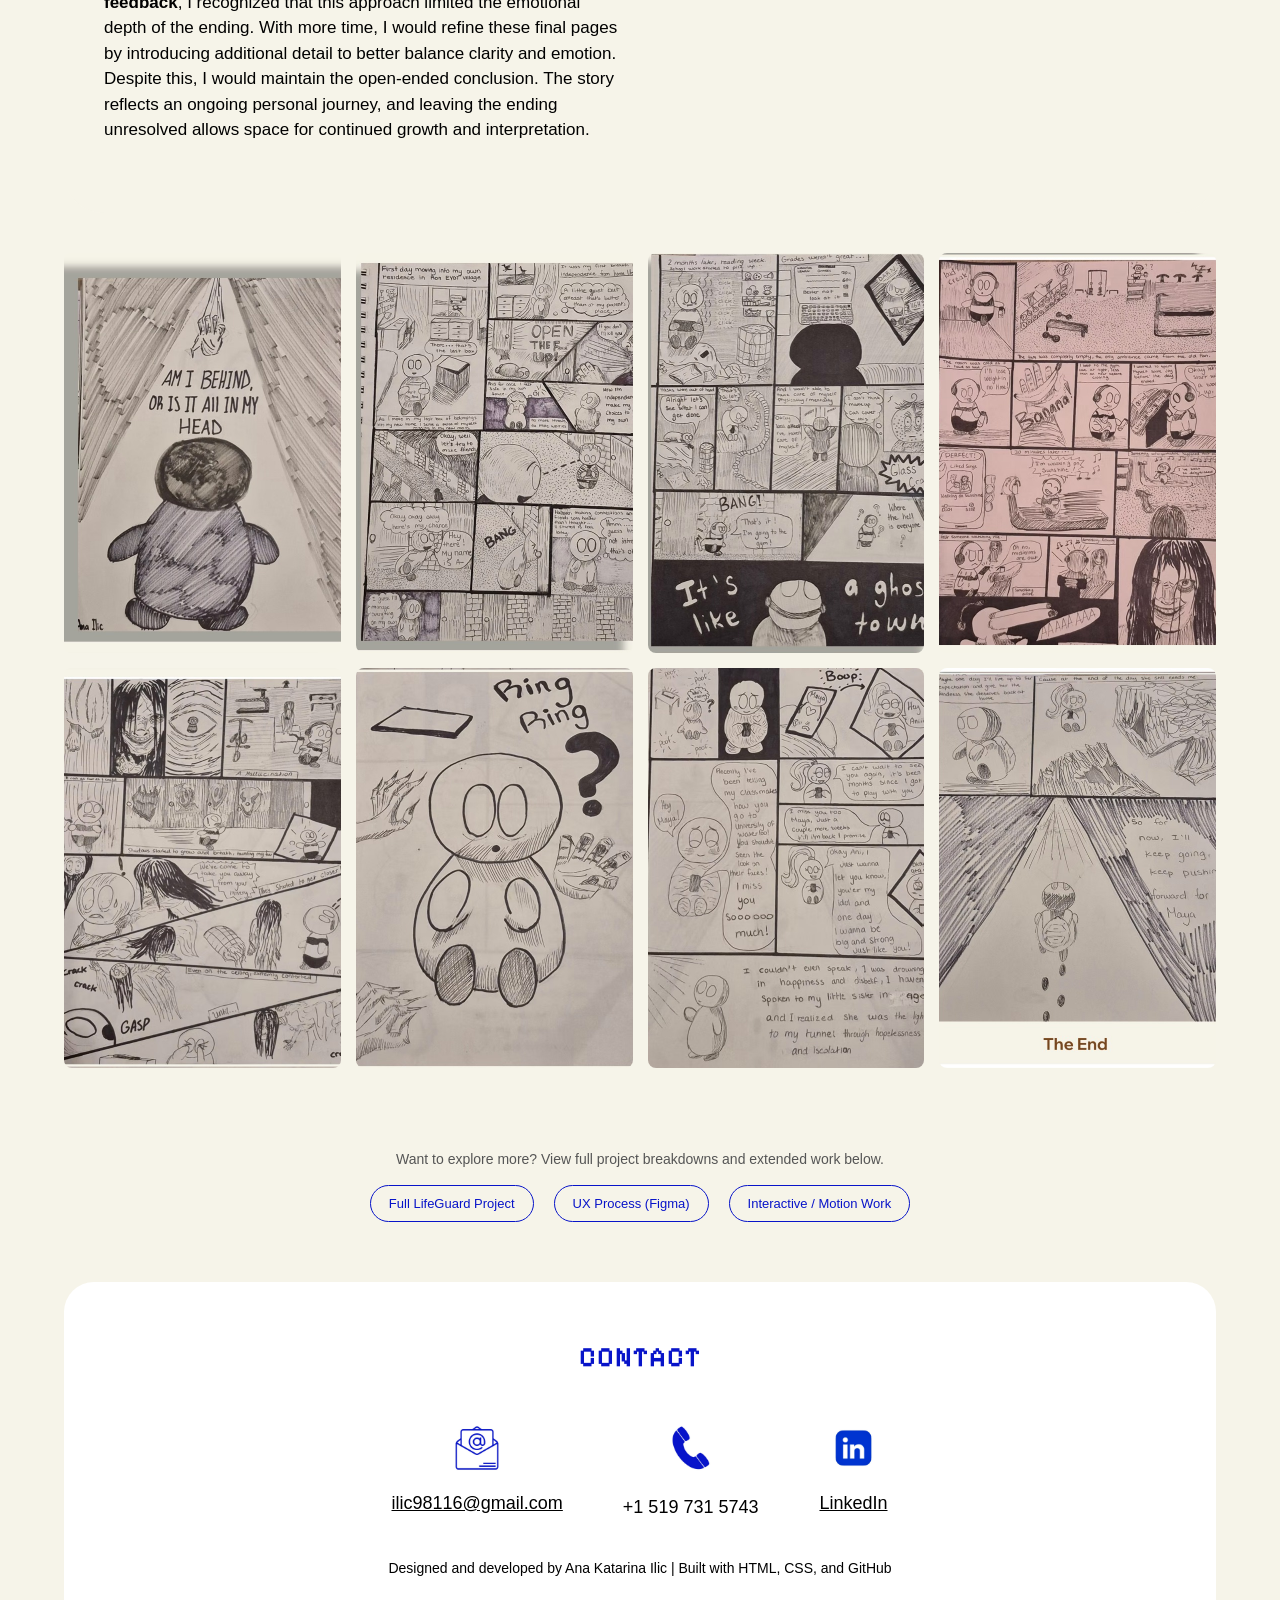
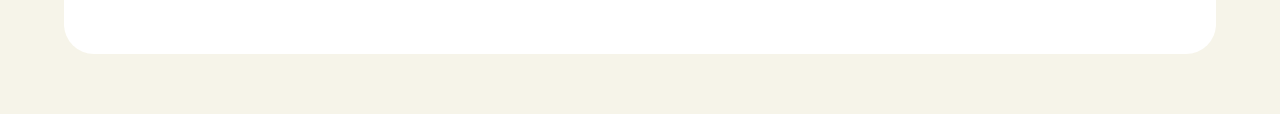
<file: film.html>
<!DOCTYPE html>
<html lang="en-CA">
<head>
  <meta charset="UTF-8">
  <meta name="viewport" content="width=device-width, initial-scale=1.0">
  <title>Ana Katarina Ilic Portfolio</title>
  <!-- Google Fonts -->
  <link rel="preconnect" href="https://fonts.googleapis.com">
  <link rel="preconnect" href="https://fonts.gstatic.com" crossorigin>
  <link href="https://fonts.googleapis.com/css2?family=Funnel+Display:wght@300;400;500;600;700;800&family=Pixelify+Sans:wght@400;500;600;700&display=swap" rel="stylesheet">
  <link rel="stylesheet" href="css/style.css">  
</head>

<body>
<div class="page">
<nav>
<a href="index.html">Home</a>
<a href="digital.html">LifeGuard</a>
<a href="analogue.html">Nightlife</a>
<a href="ai.html">RageRoom</a>
<a href="film.html">Hallucination</a>  
</nav>

<section class="Business_Card1">
<img src="Images/Hallucination.jpg" alt="Hero statement with business card">
</section> 
 
<!-- Section for Pac-Man -->
<section class="about-section">
<div class="about-card">
<div class="about-top">
<div class="about-image">
<div class="video-box">
 <img src="Images/WebsiteCritiquePortfolio32.jpeg" alt="Hero statement with business card">
</div> 
</div>

<div class="about-text crop-cover11">
<h2> Comic Project</h2>
<p>
This comic explores storytelling through a blend of abstraction and realism, drawing from personal experiences during my transition into university. Rather than presenting a linear narrative, the project focuses on emotion, perception, and the way internal experiences can shape how reality is interpreted.
<br>
<p>
My original <b>characters</b> have been a constant part of my work since high school. Their <b>exaggerated, expressive features allow me to communicate emotion in a way that feels both playful and honest.</b>
<br>
As I transitioned into university, these characters <i>evolved</i> alongside me, taking on more emotional depth and complexity. They became a way to process and express personal experiences through visual storytelling.
<br>
The sketch shown highlights this approach, using humor to explore darker themes, such as the growing presence of AI. Humor acts as a coping mechanism throughout my work, softening heavier ideas while still allowing them to be felt.
</p>
</p>
</div>  
</div> 
</div>
</section>

<!-- Section for Documentary class videos short and silent -->
<section class="analogue-section">
<div class="analogue-container">
<div class="analogue-grid">

<div class="analogue-item">
<div class="video-box">
<img src="Images/WebsiteCritiquePortfolio33.jpeg" alt="Hero statement with business card">
</div> 
</div>

<div class="analogue-text top-text">
<h1> The Challenge </h1>
<p>
Telling a story about hallucinations presents a <i>unique</i> challenge, as it requires <b>translating experiences that are not visible to others into a visual narrative</b>. To address this, I explored a contrast between abstraction and realism.
Abstract, <i>exaggerated</i>characters are used to introduce humor into darker moments, while more <i>realistic</i> depictions are reserved for moments of fear and intensity. This intentional <b>reversal of what feels <i>“real”</i> and <i>“unreal”</i></b> creates a sense of disorientation, allowing the audience to better empathize with the experience.
<br>
As a <b>result</b>, the project features a range of characters, from more realistic anatomy to playful, cartoon-like forms, reflecting the shifting perception throughout the story.
</p>
</div>

<div class="analogue-text bottom-text">
<h1> The 6 Iterations </h1>
<p>
Another challenge was <b>representing how hallucinations begin.</b> They often start subtly through unfamiliar silhouettes in shadows, sounds that feel real but are not shared, or faces emerging from shapes and darkness.
<br>
To translate this visually, I explored an <b>iterative drawing process</b> that begins with loose scribbles. From these abstract marks, forms and faces gradually emerge, mirroring how the mind naturally begins to interpret and construct images that are not truly there.
<br>
This approach allowed the creation process itself to reflect the experience of hallucination, where meaning slowly forms out of ambiguity.
</p>
</div>

<div class="analogue-item">
<div class="video-box">
<img src="Images/WebsiteCritiquePortfolio34.jpeg" alt="Hero statement with business card">
</div> 
</div>

</div>
</div>
</section>

<!-- Freelance Videos -->
<section class="analogue-section">
<div class="analogue-container">
<div class="analogue-grid">

<div class="analogue-item">
<div class="video-box">
<img src="Images/WebsiteCritiquePortfolio35.jpeg" alt="Hero statement with business card">
</div> 
</div>

<div class="analogue-text top-text">
<h2> Exploration with Adobe Express </h2>
<p>
An additonal key exploration was the visual style of the story, which led me to present it as a comic. This allowed me to use exaggerated facial expressions, strong line work, and structured elements such as text bubbles and gutters to guide the narrative.
<br>
I explored background techniques like dot patterns and pointillism to reflect moments of intensity and stress, while expressive line work was used to emphasize emotion in the character representing myself. The scale and composition of each scene were also adjusted to convey either stillness or sudden action.
<br>
<b>Adobe tools</b> supported this process by allowing me to experiment with digital elements and build a cohesive visual language through digital <i>collages</i> and composition.
</p>
</div>

<div class="analogue-text bottom-text">
<h2> Final Outcome </h2>
<p>
<p>
To capture the realism of the hallucinations, I focused on close-up facial imagery, particularly unsettling expressions such as exaggerated smiles and distorted features. I referenced films like <i>The Ring</i> and <i>Smile</i>, and used <br> <b>Adobe Firefly</b> to generate visual references that combined elements from both characters such as ragged textures, exaggerated eyes, and unnatural facial expressions which I then translated into my own sketches. <br><b>Prompt:</b> <i>I need a scary woman combined with these 2 photos with the scary woman smiling</i>
<br>
In the final pages of the story, I <i>intentionally</i> reduced visual detail to reflect <b>a shift toward relief and hope.</b> However, based on <b>feedback</b>, I recognized that this approach limited the emotional depth of the ending. With more time, I would refine these final pages by introducing additional detail to better balance clarity and emotion.
<br>
Despite this, I would maintain the open-ended conclusion. The story reflects an ongoing personal journey, and leaving the ending unresolved allows space for continued growth and interpretation.
</p>   
</p> 
</div>

<div class="analogue-item">
<div class="video-box">
<img src="Images/WebsiteCritiquePortfolio36.jpeg" alt="Hero statement with business card">
</div> 
</div>

</div>
</div>
</section>
  
  
<section class="comic-grid-section">
  <div class="comic-grid">
    <img src="Images/WebsiteCritiquePortfolio37.jpeg" alt="Page 1">
    <img src="Images/WebsiteCritiquePortfolio38.jpeg" alt="Page 2">
    <img src="Images/WebsiteCritiquePortfolio39.jpeg" alt="Page 3">
    <img src="Images/WebsiteCritiquePortfolio40.jpeg" alt="Page 4">
    <img src="Images/WebsiteCritiquePortfolio41.jpeg" alt="Page 5">
    <img src="Images/WebsiteCritiquePortfolio42.jpeg" alt="Page 6">
    <img src="Images/WebsiteCritiquePortfolio43.jpeg" alt="Page 7">
    <img src="Images/WebsiteCritiquePortfolio44.jpeg" alt="Page 8">
  </div>
</section>
 
<section class="extra-links">
  <p class="extra-text">
    Want to explore more? View full project breakdowns and extended work below.
  </p>

  <div class="extra-links-grid">
    <a href="YOUR_ADOBE_LINK_HERE" target="_blank">Full LifeGuard Project</a>
    <a href="YOUR_FIGMA_LINK_HERE" target="_blank">UX Process (Figma)</a>
    <a href="YOUR_VIDEO_LINK_HERE" target="_blank">Interactive / Motion Work</a>
  </div>
</section>    
  
<section class="contact-section">
  <h2>Contact</h2>
  <div class="contact-grid">
  <div class="contact-item">
  <img src="Images/email.jpeg" class="contact-icon" alt="email icon">
  <a href="mailto:ilic98116@gmail.com">ilic98116@gmail.com</a>
  </div>
  <div class="contact-item">
  <img src="Images/phone.jpeg" class="contact-icon" alt="phone icon">
  <p>+1 519 731 5743</p>
  </div>
  <div class="contact-item">
  <img src="Images/linked.jpeg" class="contact-icon" alt="linked icon">
  <a href="https://www.linkedin.com/feed" target="_blank">LinkedIn</a>
  </div>
  </div>
  <p class="footer-credit">
  Designed and developed by Ana Katarina Ilic | Built with HTML, CSS, and GitHub
</p>
</section>  

</div> 
</body>  
</html>
</file>
<file: css/style.css>
body {
  margin: 0;
  background: #F6F4E9;
  font-family: Arial, sans-serif;
  color: #1f1f1f;
}

h1, h2, h3, nav {
  font-family: "Pixelify Sans", monospace;
}

/* Page Requirement */
.page {
  width: 1200px;
  width: 90%;
  margin: 0 auto;
}

/* navigation bar design; add pixel design and animation later*/
nav {
  background: #0814C9;
  padding: 15px;
  display: flex;
  justify-content: center;
  gap: 150px;
}

nav a {
  font-family: "Pixelify Sans", sans-serif;
  font-weight: 500;
  font-size: 18px;
  letter-spacing: 1px;
  text-transform: uppercase;

  color: #0814C9;
  text-decoration: none;
}

h1, h2, h3 {
  font-family: "Pixelify Sans", sans-serif;
  line-height: 1.1;
}

h1 {
  margin: 30px 0;
  font-size: 48px;
  font-weight: 700;
  letter-spacing: 2px;
  text-transform: uppercase;
  color: #0814C9;
}

h2 {
  margin: 0 0 15px 0;
  font-size: 28px;
  font-weight: 600;
  letter-spacing: 1px;
  text-transform: uppercase;
  color: #0814C9;
}

h3 {
  margin: 0 0 10px 0;
  font-size: 20px;
  font-weight: 500;
  letter-spacing: 0.5px;
  text-transform: uppercase;
  color: #0814C9;
}

p {
  font-family: Arial, sans-serif;
  font-size: 18px;
  line-height: 1.6;
  color: black;
  margin: 0 0 15px 0;
}

.home-hero {
  background: white;
  padding: 80px 60px;
  border-radius: 28px;
  margin: 40px 0;
}

.eyebrow {
  color: #0814C9;
  font-weight: bold;
  text-transform: uppercase;
  letter-spacing: 1px;
}

.home-hero h1 {
  color: #0814C9;
  font-size: 56px;
  margin: 10px 0 20px;
}

.home-hero p {
  color: #1f1f1f;
  max-width: 700px;
}

/* This is where I used chat gpt to teach me how to do an animation; for user experiance I wanted the viewer to know they'er on a different page when they click the nav bar so instead of importing 5 different hero cards I simply added the animation using chat-gpt */
@keyframes heroFadeUp {
  from {
    opacity: 0;
    transform: translateY(20px);
  }
  to {
    opacity: 1;
    transform: translateY(0);
  }
}
/* This is where the use of chat-gpt ends */

/* Home page  */
.COOP_Profile_Pic img {
  width: 70%;
  height: auto;
  display: block;
}

.about-section {
  margin-bottom: 80px;
}

.about-card {
  background: white;
  border-radius: 30px;
  overflow: hidden;
}

.about-top {
  display: flex;
  align-items: center;
}

.about-image {
  width: 58%;
}

.about-image img {
  width: 100%;
  height: 100%;
  object-fit: cover;
  display: block;
}

.about-text {
  width: 42%;
  padding: 60px 40px 30px 40px;
  box-sizing: border-box;
  color: white;
}

.about-text h2 {
  font-size: 48px;
  font-weight: 600;
  margin-bottom: 30px;
  color: #0814C9;
}

.about-text p {
  font-size: 18px;
  line-height: 1.6;
  margin: 0;
  color: black;
}

/* Home Page second page with tool kit under the jumpscare profile pic */
.toolkit-bar {
  background: #0814C9;
  padding: 30px;
  border-radius: 10px;
}

.toolkit-bar h3 {
  color: white;
  margin-bottom: 20px;
  font-size: 20px;
  border-radius: 10px;
}

/* App Icon layout */
.toolkit-grid {
  display: flex;
  justify-content: center;
  align-items: center;
  flex-wrap: wrap;
  gap: 70px;
}

.tool-box {
  width: 80px;
  height: 80px;
  background: #0814C9;
  display: flex;
  align-items: center;
  justify-content: center;
}

.tool-box img {
  max-width: 70%;
  max-height: 70%;
  object-fit: contain;
  border-radius: 10px;
}

/* Home page section / similar to second nave layout to "choose their own Journey" */
.journey-section {
  margin-bottom: 80px;
}

.journey-panel {
  background: #0814C9;
  padding: 60px 50px 80px 50px;
  box-sizing: border-box;
  border-radius: 10px;
}

.journey-title {
  color: white;
  text-align: center;
  font-size: 54px;
  font-weight: 600;
  line-height: 1.1;
  margin: 0 0 60px 0;
  letter-spacing: 4px;
  text-transform: uppercase;
}

.bold-word {
  font-weight: 700;
}

.journey-grid {
  display: grid;
  grid-template-columns: repeat(4, 1fr);
  gap: 10px;
  align-items: start;
}

.journey-item {
  text-align: center;
}

.journey-item a {
  text-decoration: none;
}

.journey-item img {
  width: 90%;
  max-width: 180px;
  height: 300px;
  object-fit: cover;
  display: block;
  margin: 0 auto 20px auto;
  border-radius: 20px;
}

.journey-item p {
  color: white;
  font-size: 20px;
  font-weight: 500;
  margin: 0;
  letter-spacing: 6px;
  text-transform: uppercase;
  font-family: "Pixelify Sans", sans-serif;
  transition: color 0.2s ease, transform 0.2s ease;
}

.journey-item a:hover p {
  color: black;
  transform: scale(1.05);
}

.journey-item a:hover img {
  transform: scale(1.10);
}

/* Contact info on Home Page */
.contact-section {
  background: white;
  padding: 60px 40px;
  border-radius: 30px;
  margin: 60px 0;
  text-align: center;
}

.contact-section h2 {
  color: #0814C9;
  margin-bottom: 40px;
}

.contact-grid {
  display: flex;
  justify-content: center;
  gap: 60px;
  flex-wrap: wrap;
}

.contact-item {
  font-size: 18px;
  text-align: center;        
  display: flex;            
  flex-direction: column;
  align-items: center;       
}

.contact-icon {
  width: 70px;        
  height: 70px;
  object-fit: contain;
  margin-bottom: 10px;
}

.contact-item a {
  color: #0814C9;
  letter-spacing: 2;
}


/* This is in the Digital section and all the css code for making the checkered board layout */
.Business_Card1 img {
  width: 100%;
  height: auto;
  display: block;
}

.gallery-section {
  margin-top: 20px;
  margin-bottom: 80px;
}

.section-content {
 display: flex;
 align-items: center; 
 justify-content: center; 
 gap: 80px;                
}

.gallery-section.right .section-content {
  flex-direction: row;
}

.gallery-section.left .section-content {
  flex-direction: row;
}


.art-grid1 {
  display: grid;
  grid-template-columns: 1fr 1fr;
  gap: 10px;
  width: 560px;
  background: white;
  padding: 20px;
  box-sizing: border-box;
  flex-shrink: 0;
  box-shadow: 0 10px 30px rgba(0,0,0,0.5);
  border-radius: 12px;
}

.art-grid1 img {
  width: 100%;
  height: auto;
  object-fit: cover;
  display: block;
}

/* Seperate Art Grid for single photos */
.art-grid2 {
  display: grid;
  grid-template-columns: 1fr;
  gap: 10px;
  width: 560px;
  background: white;
  padding: 20px;
  box-sizing: border-box;
  flex-shrink: 0;
  box-shadow: 0 10px 30px rgba(0,0,0,0.5);
  border-radius: 12px;
}

.art-grid2 img {
  width: 100%;
  height: auto;
  object-fit: cover;
  display: block;
}


.text-box {
  max-width: 500px;
  color: black;
}

.text-box h2 {
  color: #0814C9;
}

.text-box h3 {
  color: #0814C9 !important;
}

.text-box p {
  margin: 0;
  font-size: 16px;
  line-height: 1.6;
  color: black;
}

/* LEFT sections = images left, text right This is for Digital*/
.gallery-section.left .art-grid1 {
  order: 1;
}

.gallery-section.left .text-box {
  order: 2;
  text-align: left;
}

/* RIGHT sections = text left, images right This is for "Digital" */
.gallery-section.right .text-box {
  order: 1;
  text-align: left;
}

.gallery-section.right .art-grid1 {
  order: 2;
}

.gallery-section.left .art-grid2 {
  order: 1;
}

.gallery-section.right .art-grid2 {
  order: 2;
}

/* The Analogue css section */
/* Adding Perspective Drawings */
.analogue-section {
  margin: 30px 0;
}

.analogue-container {
  background: #F6F4E9;
  padding: 40px;
  border-radius: 40px;
}

.analogue-grid {
  display: grid;
  grid-template-columns: 1fr 1fr;
  gap: 40px;
  align-items: center; 
}

/* Perspective Images*/
.anologue-item {
  background: black;
  border-radius: 10px;
  overflow: hidden;
}
.analogue-item img {
  width: 100%;
  height: 360px;
  object-fit: contain;
  object-position: center;
  display: block;
}

/* text*/
.analogue-text h3 {
  font-size: 24px;
  color: #0814C9;;
  margin: 0;
}

.analogue-text p {
  margin-top: 30px;
  font-size: 17px;
  color: black;
  line-height: 1.5;
  margin-bottom: 0;
}

/* Nude drawings / 3-column section */
.analogue-nude-drawings {
  margin: 80px 0;
}

.analogue-nude-container {
  background: white;
  padding: 40px;
  border-radius: 10px;
}

.analogue-nude-grid {
  display: grid;
  grid-template-columns: repeat(3, 1fr);
  gap: 20px;
  align-items: start;
}

.nude-item {
  overflow: hidden;
  border-radius: 10px;
}

.nude-item img {
  width: 100%;
  height: 300px;
  object-fit: contain;
  object-position: center;
  display: block;
}

.nude-item h3 {
  margin: 0 0 10px 0;
  font-size: 20px;
  color: #0814C9;
  letter-spacing: 3;
}

.nude-item p {
  margin: 0;
  font-size: 16px;
  line-height: 1.5;
  color: black;
}

/* section for cropping images */
/* anaologue left right grid */
/* .crop-cover 11 specifically for first crop image in film file */
.crop-cover11 img {
  width: auto;
  height: auto;
  object-fit: cover;
}

.crop-cover12 img {
  width: 650px;
  height: 500px;
}

.crop-cover13 img {
  width: 80%;
  height: 400px;
  object-fit: cover;
  border-radius: 50px;
}

.crop-cover14 img {
  width: 80%;
  height: 400px;
  object-fit: cover;
  border-radius: 50px;
}

.crop-cover15 img {
  width: 550px;
  height: 400px;
  object-fit: cover;
  border-radius: 10px;
}

.crop-cover16 img {
  width: 100%;
  height: 290px;
  object-fit: cover;
  border-radius: 10px;
}

/* analogue 1 * 3 grid */

.crop-nude img {
  width: 100%;
  height: 290px;
  object-fit: cotain; 
}

/* Comic Book grid */
.comic-grid {
  display: grid;
  grid-template-columns: repeat(4, 1fr); /* 4 per row */
  gap: 15px;
  margin-top: 40px;
}

.comic-grid img {
  width: 100%;
  height: 400px; /* keeps grid clean */
  object-fit: cover;
  object-position: center;
  border-radius: 8px;
  transition: transform 0.2s ease;
}

.comic-grid img:hover {
  transform: scale(1.03);
}

/* Video styling */
.video-box {
  width: 100%;
  height: 400px;
}

.video-box iframe {
  width: 100%;
  height: 100%;
  display: block;
  border: none;
}

/* Required email link */
.email-link {
  color: white;
  text-decoration: underline;
}

.email-link:hover {
  color: #0814C9;
}

a:link {
  color: black;
}

a:visited {
  color: white;
}

a:hover {
  color: black;
}

a:active {
  color: #0814C9;
}

.extra-links {
  margin-top: 80px;
  margin-bottom: 40px;
  text-align: center;
}

.extra-text {
  font-size: 14px;
  color: #555;
  margin-bottom: 15px;
}

.extra-links-grid {
  display: flex;
  justify-content: center;
  gap: 20px;
  flex-wrap: wrap;
}

.extra-links-grid a {
  padding: 10px 18px;
  border: 1px solid #0814C9;
  border-radius: 20px;
  text-decoration: none;
  color: #0814C9;
  font-size: 13px;
  transition: all 0.2s ease;
}

.extra-links-grid a:hover {
  background: #0814C9;
  color: white;
}

.footer-credit {
  text-align: center;
  margin-top: 20px;
  font-size: 14px; /* optional */
}
</file>
